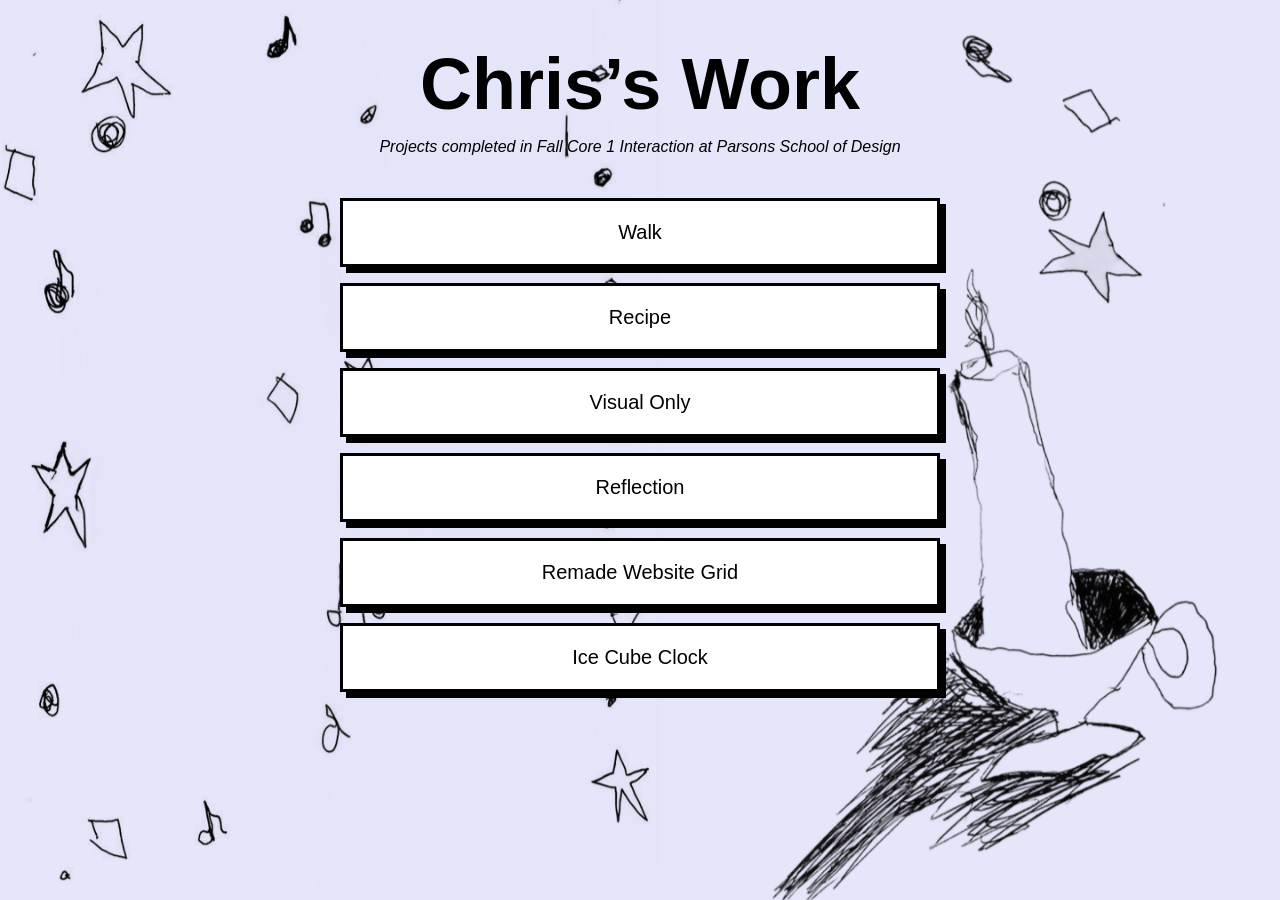
<file: index.html>
<!DOCTYPE html>
<html>
<head>
  <meta charset="utf-8">
  <meta name="viewport" content="width=device-width, initial-scale=1">
  <link rel="stylesheet" type="text/css" href="main.css">
  <link rel="icon" type="image/x-icon" href="favicon.png">
  <title>Chris's Core 1 Interaction Projects</title>
</head>
<body>
  <div class="wrapper">
    <div class="heading">
      <h1>Chris&rsquo;s Work</h1>
      <h2>Projects completed in Fall Core 1 Interaction at Parsons School of Design</h2>
    </div>
    <div class="entries">
      <div class="entry">
        <a href="projects/walk/index.html">Walk</a>
      </div>
      <div class="entry">
        <a href="projects/recipe/index.html">Recipe</a>
      </div>
      <div class="entry">
        <a href="projects/visual/index.html">Visual Only</a>
        </div>
      <div class="entry">
        <a href="projects/reflection/index.html">Reflection</a>
      </div>
      <div class="entry">
        <a href="projects/grid/index.html">Remade Website Grid</a>
      </div>
       <div class="entry">
        <a href="projects/clock/index.html">Ice Cube Clock</a>
      </div>
    </div>
  </div>
</body>
</html>
</file>
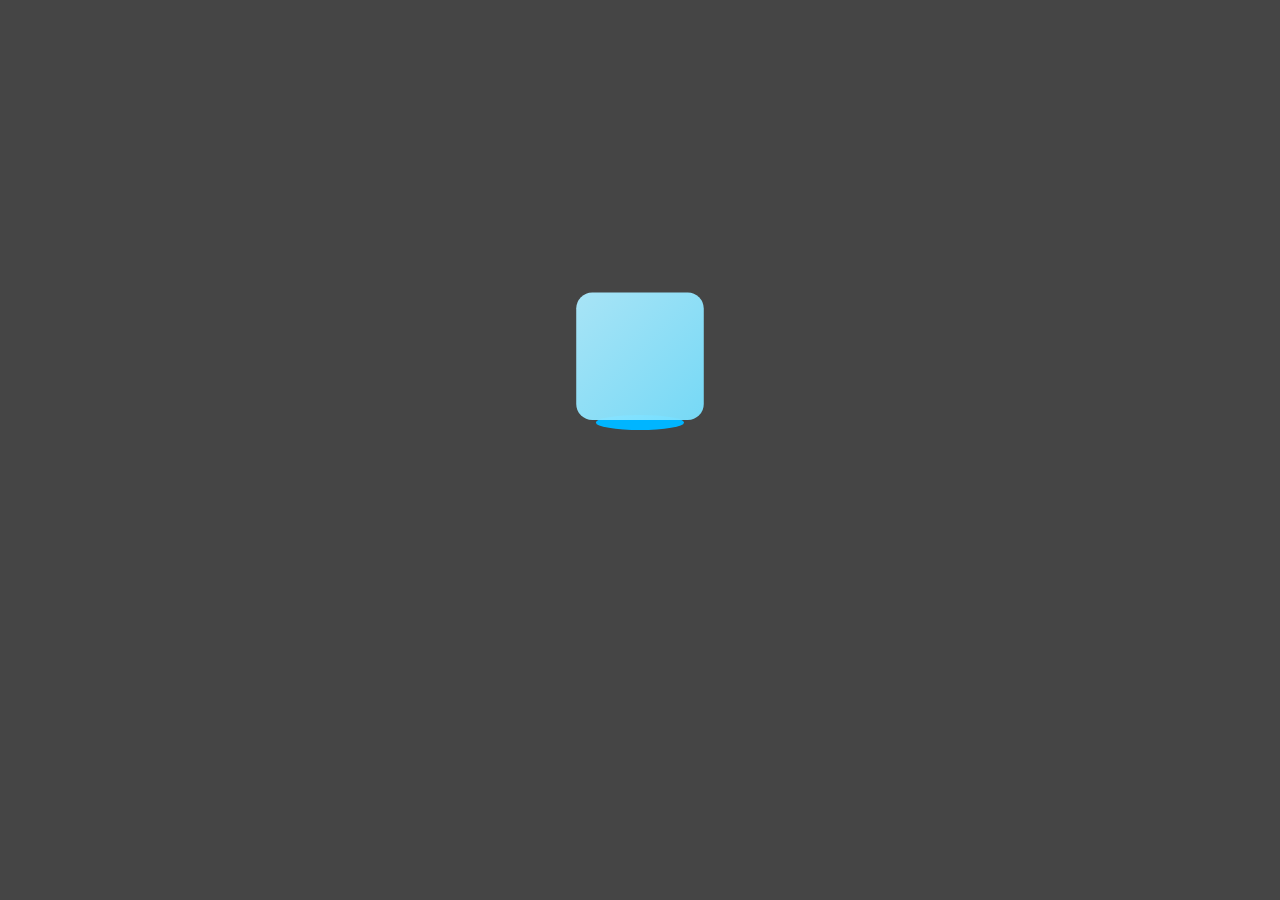
<file: projects/clock/index.html>
<!DOCTYPE html>
<html>
<head>
  <meta charset="utf-8">
  <meta name="viewport" content="width=device-width, initial-scale=1">
  <link rel="stylesheet" type="text/css" href="main.css">
  <title>Ice Cube Clock</title>
</head>
<body>
  <div class="wrapper">
    <div class="puddle"></div>
    <div class="mover">
    </div>
  </div>
  <script src="main.js" type="text/javascript"></script>
</body>
</html>
</file>
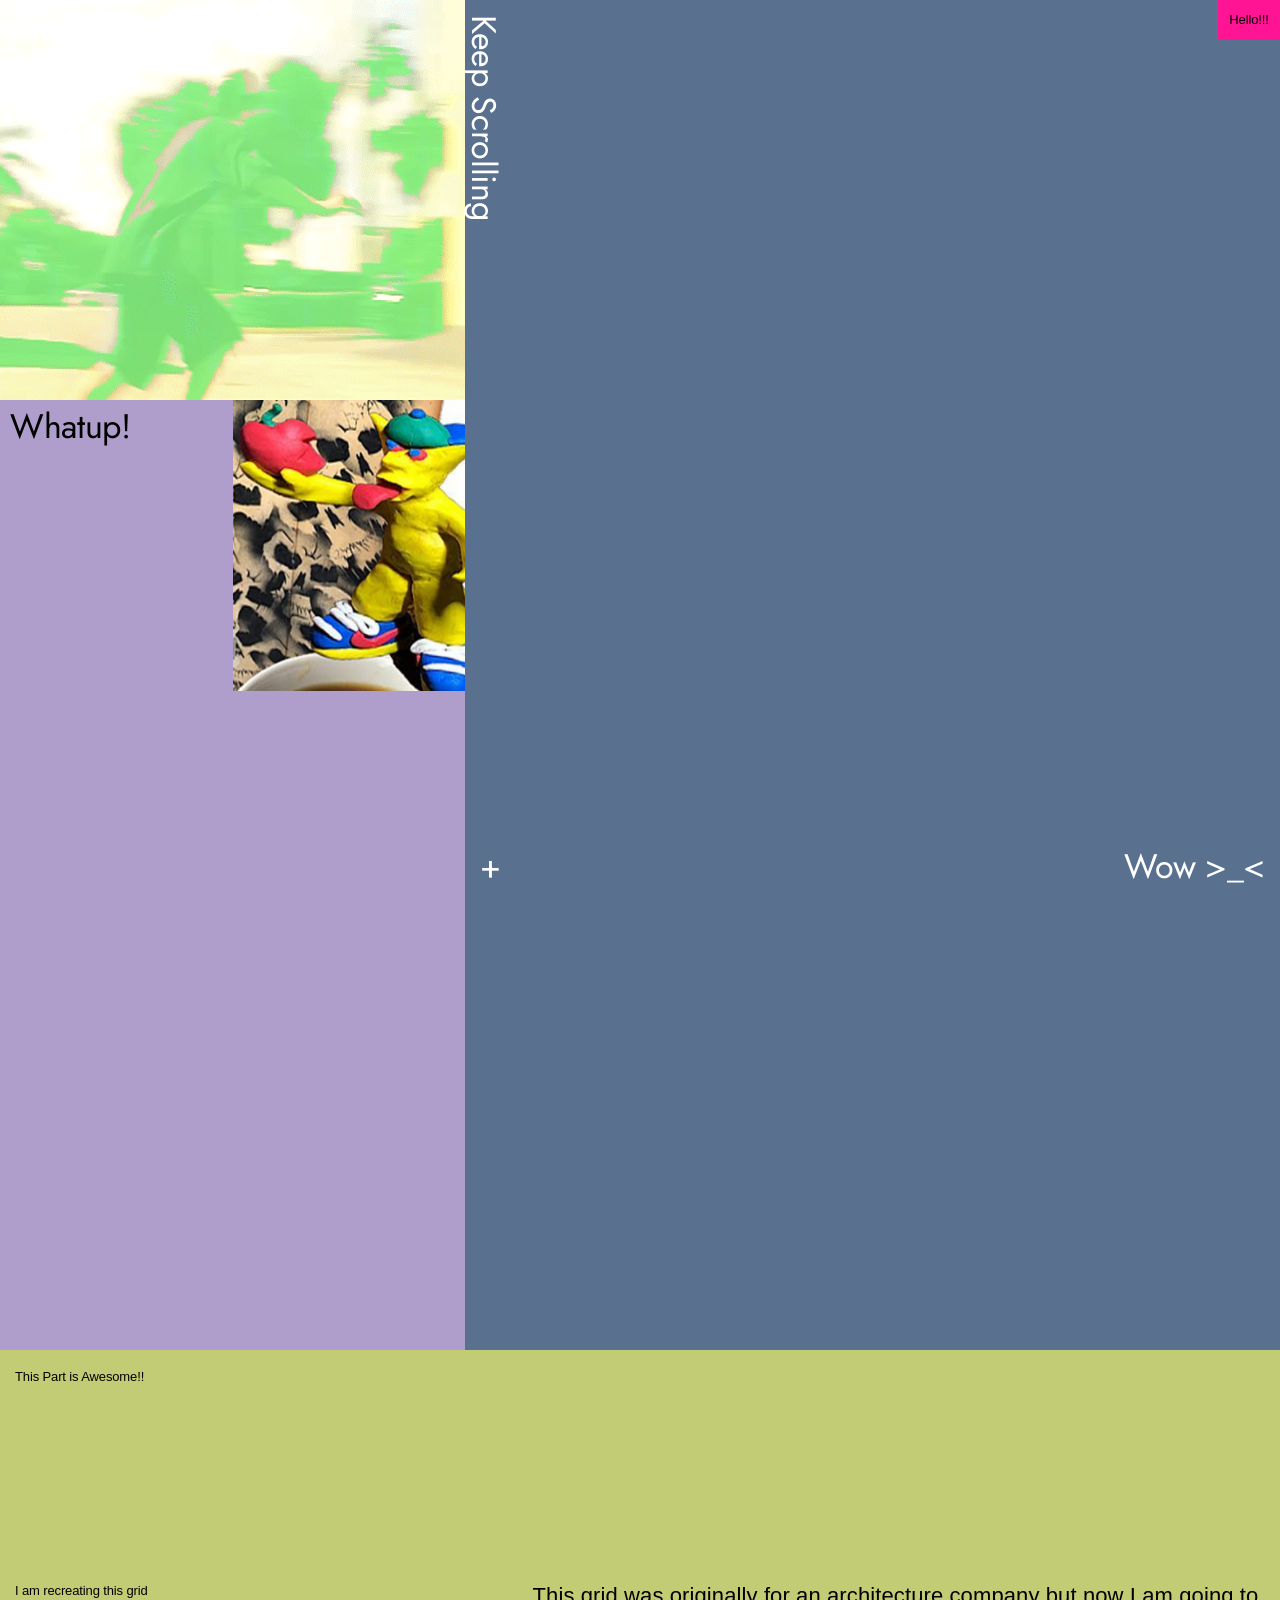
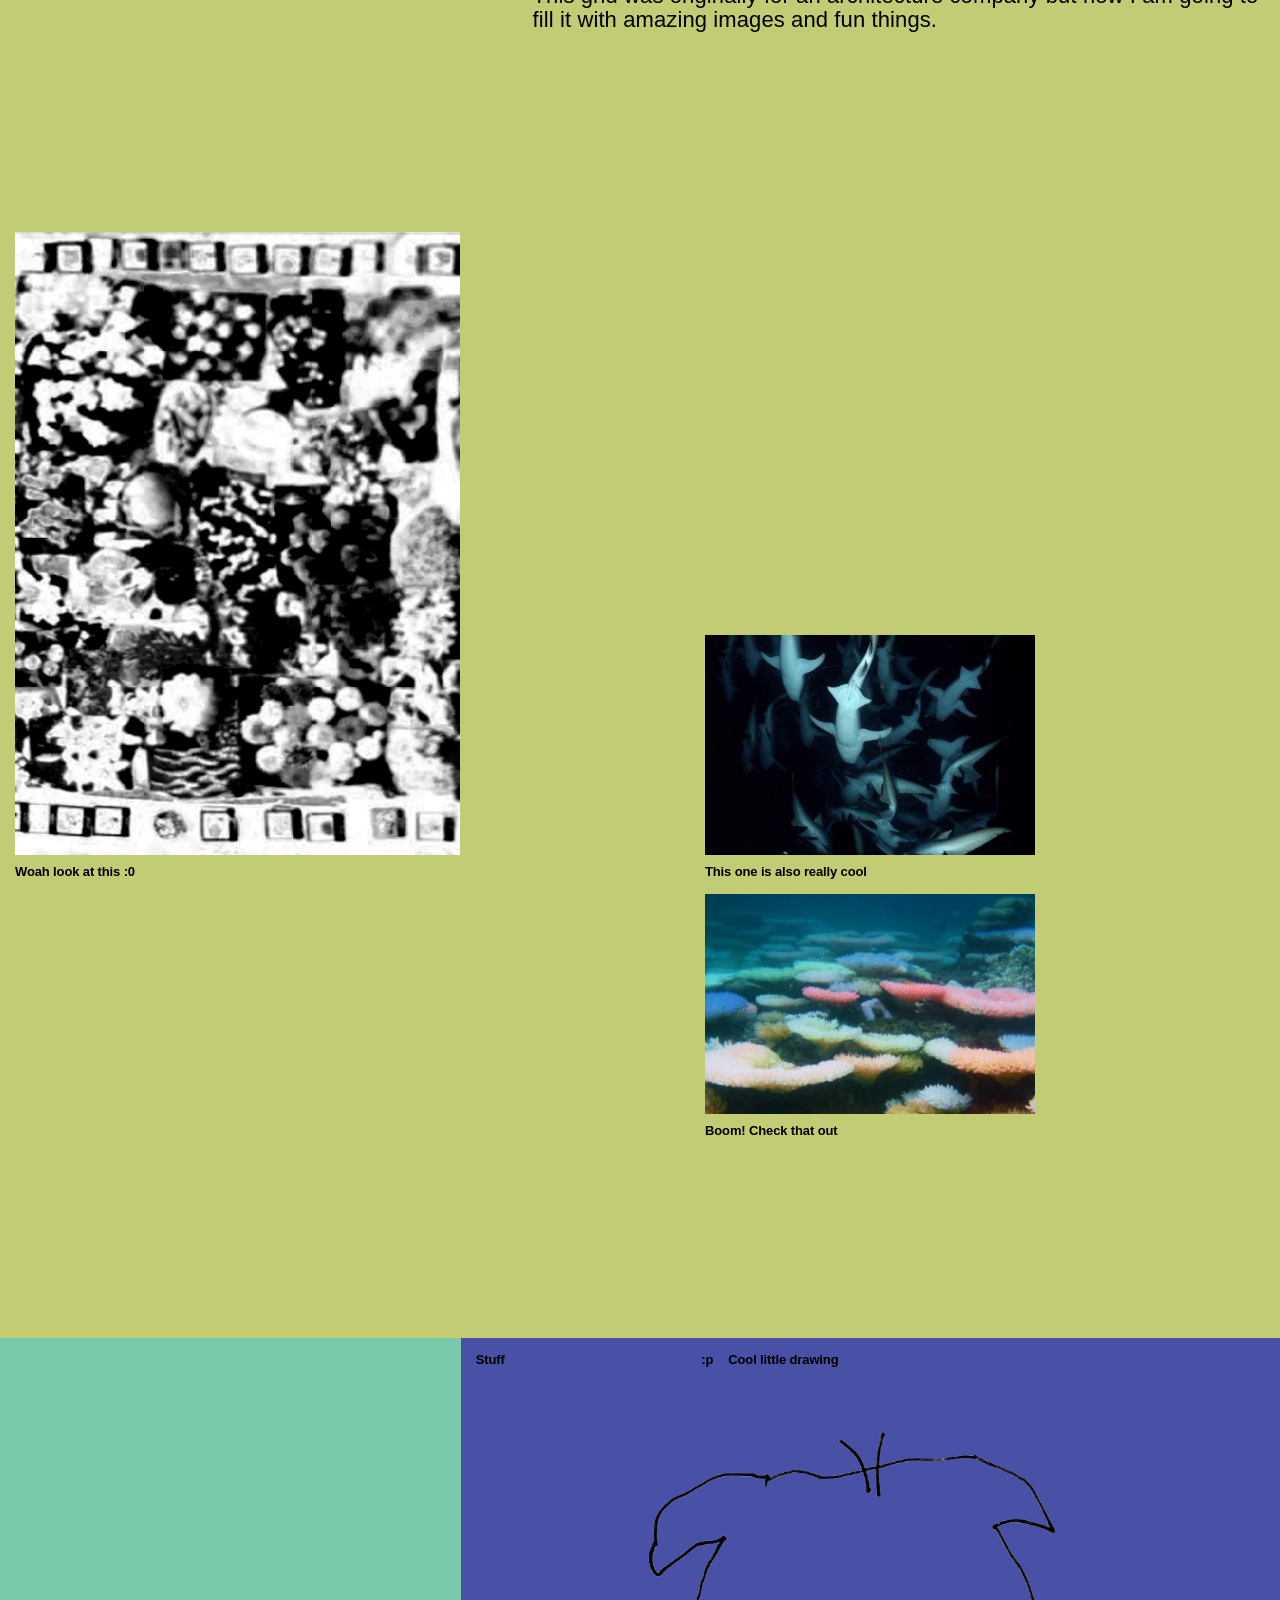
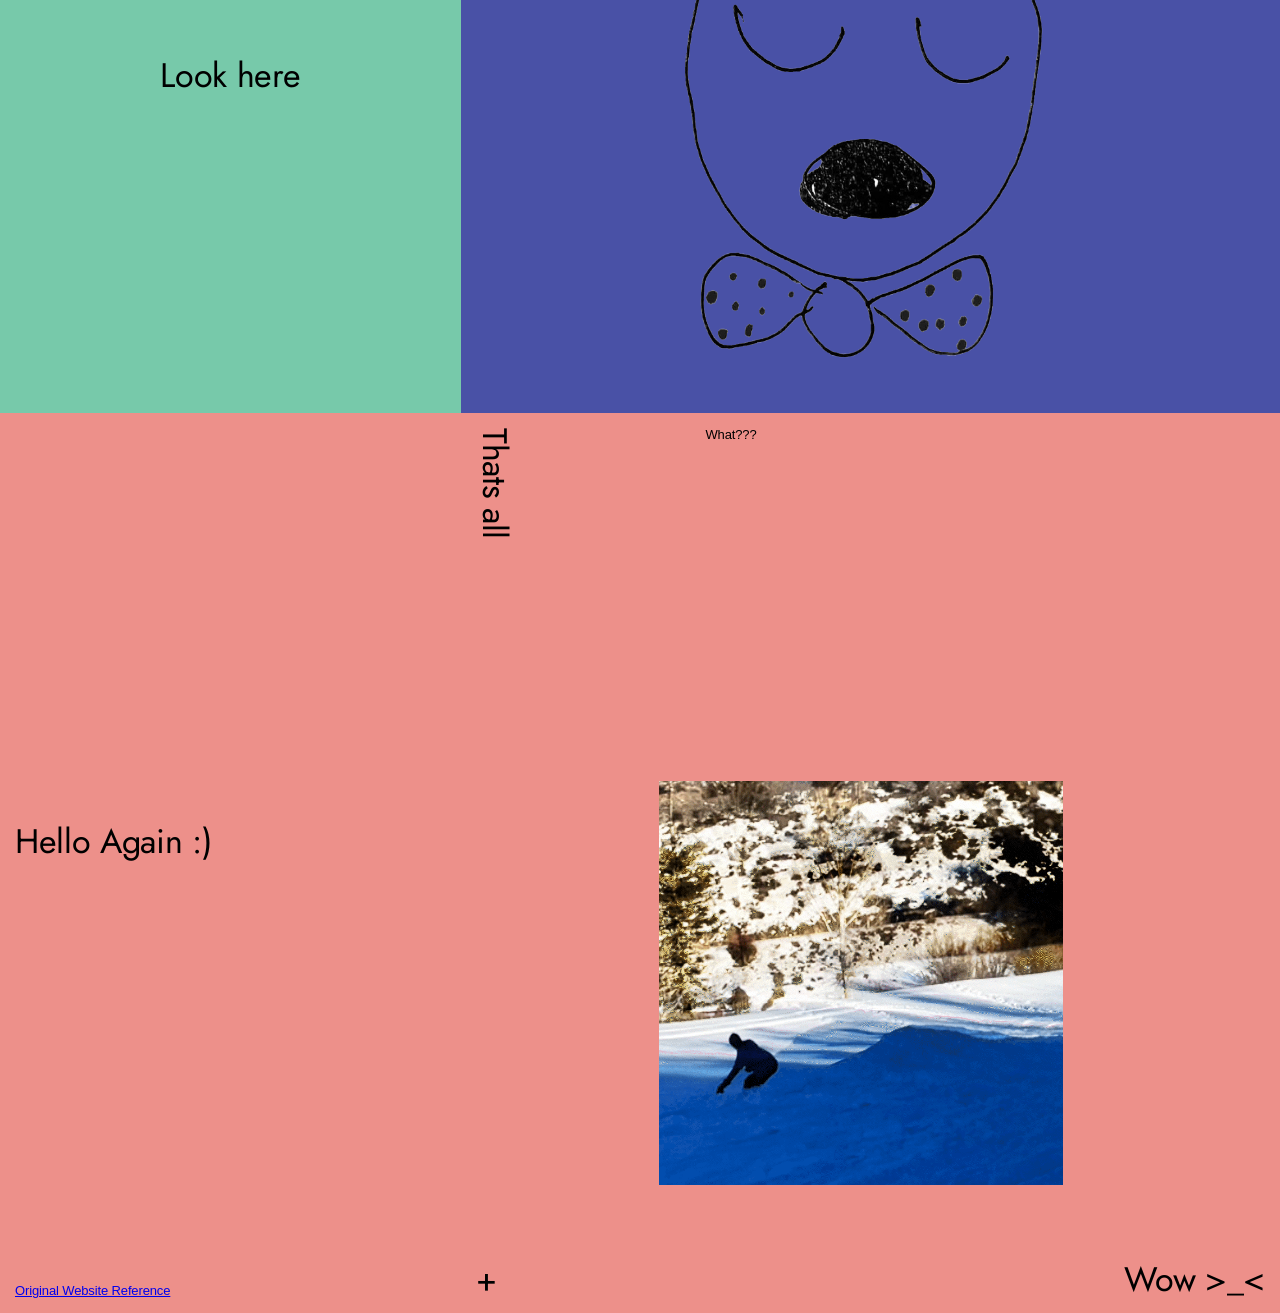
<file: projects/grid/index.html>
<!DOCTYPE html>
<html lang="en">
<head>
<meta charset="UTF-8">
<meta name="viewport" content="width=device-width, initial-scale=1">
<title>Grid Recreation</title>
<link rel="preconnect" href="https://fonts.googleapis.com">
<link rel="preconnect" href="https://fonts.gstatic.com" crossorigin>
<link href="https://fonts.googleapis.com/css2?family=Jost:wght@400&display=swap" rel="stylesheet">
<link rel="stylesheet" href="main.css">
</head>
<body>

<div class="menu">Hello!!!</div>

<section class="top">
  <div class="salt-wrap"><span class="big salt">Whatup!</span></div>
  <span class="big vertical">Keep Scrolling</span>
  <div class="block green"><img class="fill" src="imgs/skate.gif" alt=""></div>
  <div class="block yellow"><img class="fill" src="imgs/monster.png" alt="monster"></div>
  <div class="blue">
    <div class="labels">
      <span class="big plus">+</span>
      <span class="big interiors">Wow &gt;_&lt;</span>
    </div>
  </div>
</section>

<div class="white">

  <section class="info">
    <p>This Part is Awesome!!</p>
  </section>

  <section class="about">
    <p>I am recreating this grid</p>
    <p class="statement">This grid was originally for an architecture company but now I am going to fill it with amazing images and fun things.</p>
  </section>

  <section class="feature">
    <figure class="tall-card">
      <div class="block photo tall"><img class="fill" src="imgs/flowers.png" alt=""></div>
      <figcaption>Woah look at this :0</figcaption>
    </figure>
    <figure class="card card-1">
      <div class="block photo"><img class="fill" src="imgs/sharks.png" alt=""></div>
      <figcaption>This one is also really cool</figcaption>
    </figure>
    <figure class="card card-2">
      <div class="block photo"><img class="fill" src="imgs/corals.png" alt=""></div>
      <figcaption>Boom! Check that out</figcaption>
    </figure>
  </section>

</div>

<section class="projects">
  <div class="cta">
    <span class="big">Look here</span>
  </div>

  <div class="viewer">
    <p class="label">Stuff</p>
    <ol class="list">
      <li class="on"><span>:p</span>Cool little drawing</li>
    </ol>
    <img class="dog" src="imgs/dog.png" alt="">
  </div>
</section>

<section class="contact">
  <div class="contact-text">
    <p>What???</p>
  </div>
  <span class="big hello">Hello Again :)</span>
  <span class="big thatsall">Thats all</span>
  <span class="big c-plus">+</span>
  <span class="big wow">Wow &gt;_&lt;</span>
  <div class="block square"><img class="fill" src="imgs/snowboard.gif" alt=""></div>
  <nav class="links">
    <a class="btn" href="https://www.saltarchitecture.nz/" target="_blank" rel="noopener">Original Website Reference</a>
  </nav>
</section>

</body>
</html>
</file>
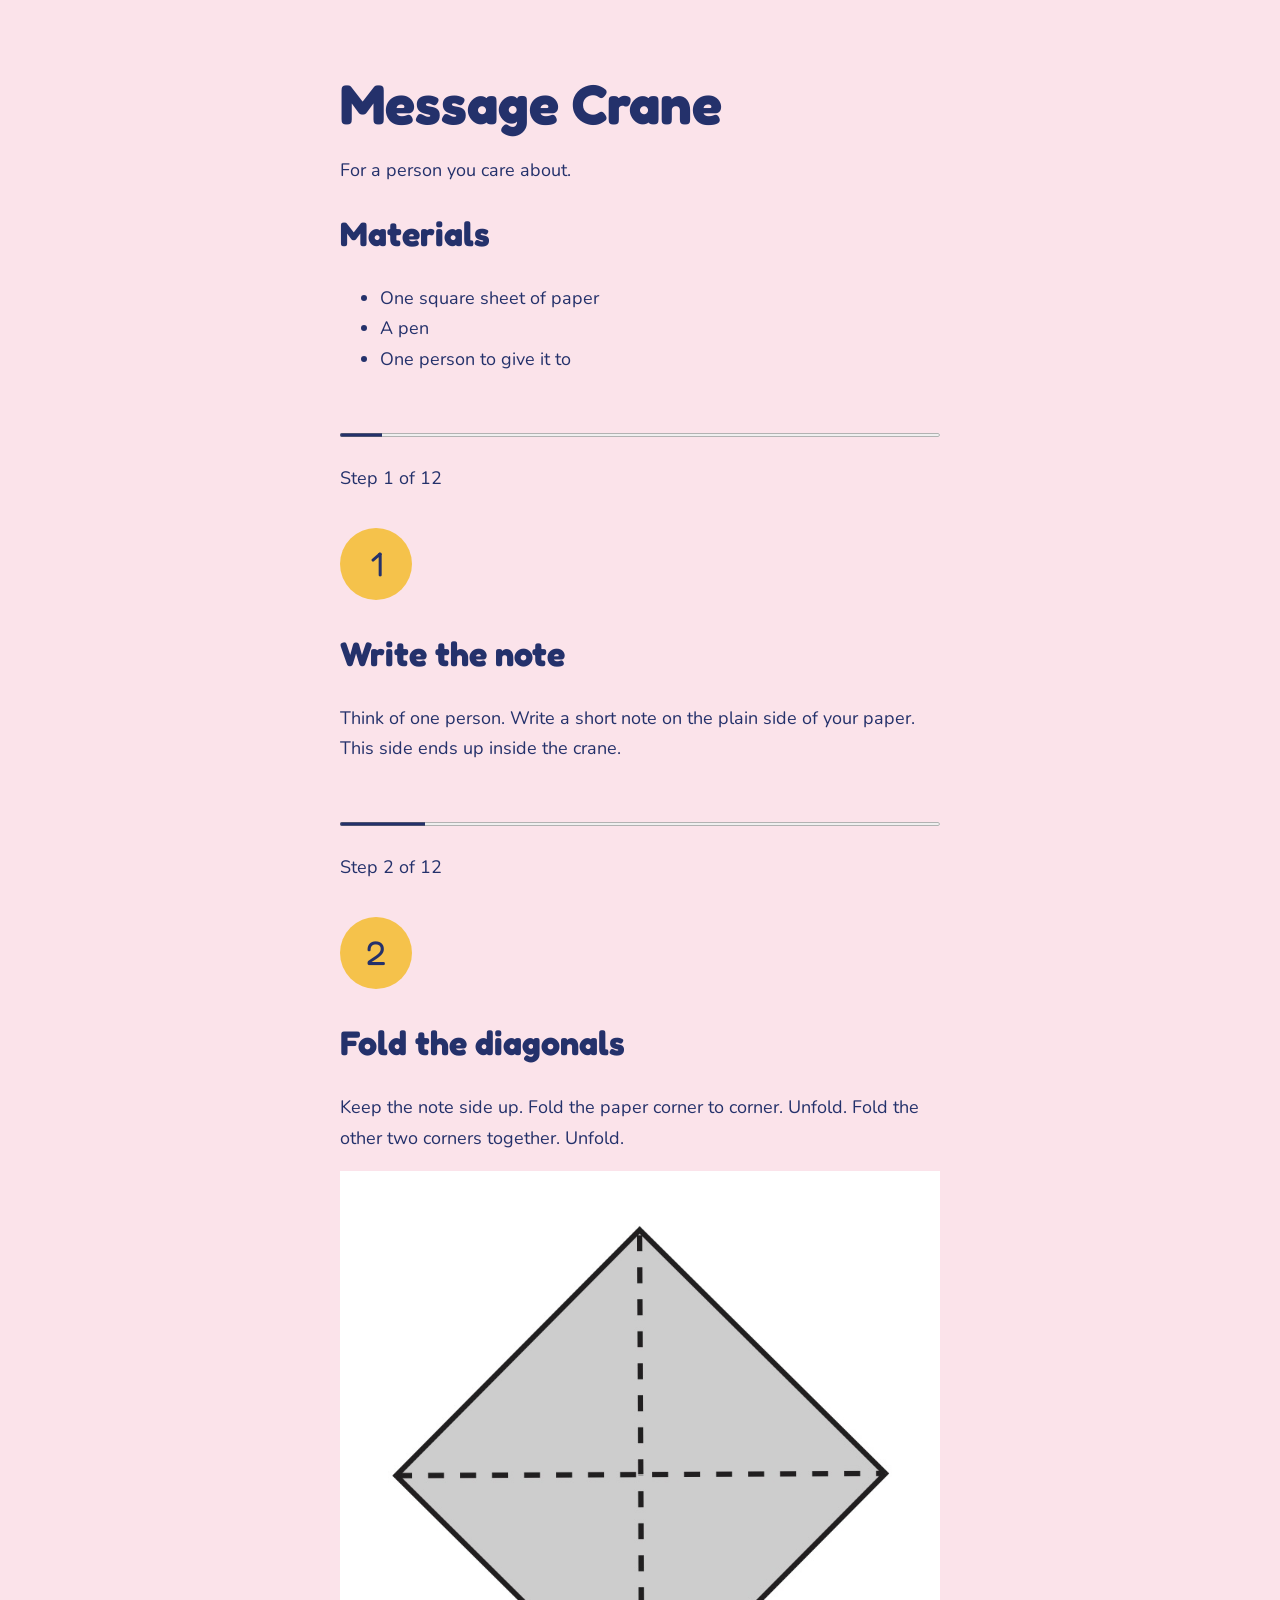
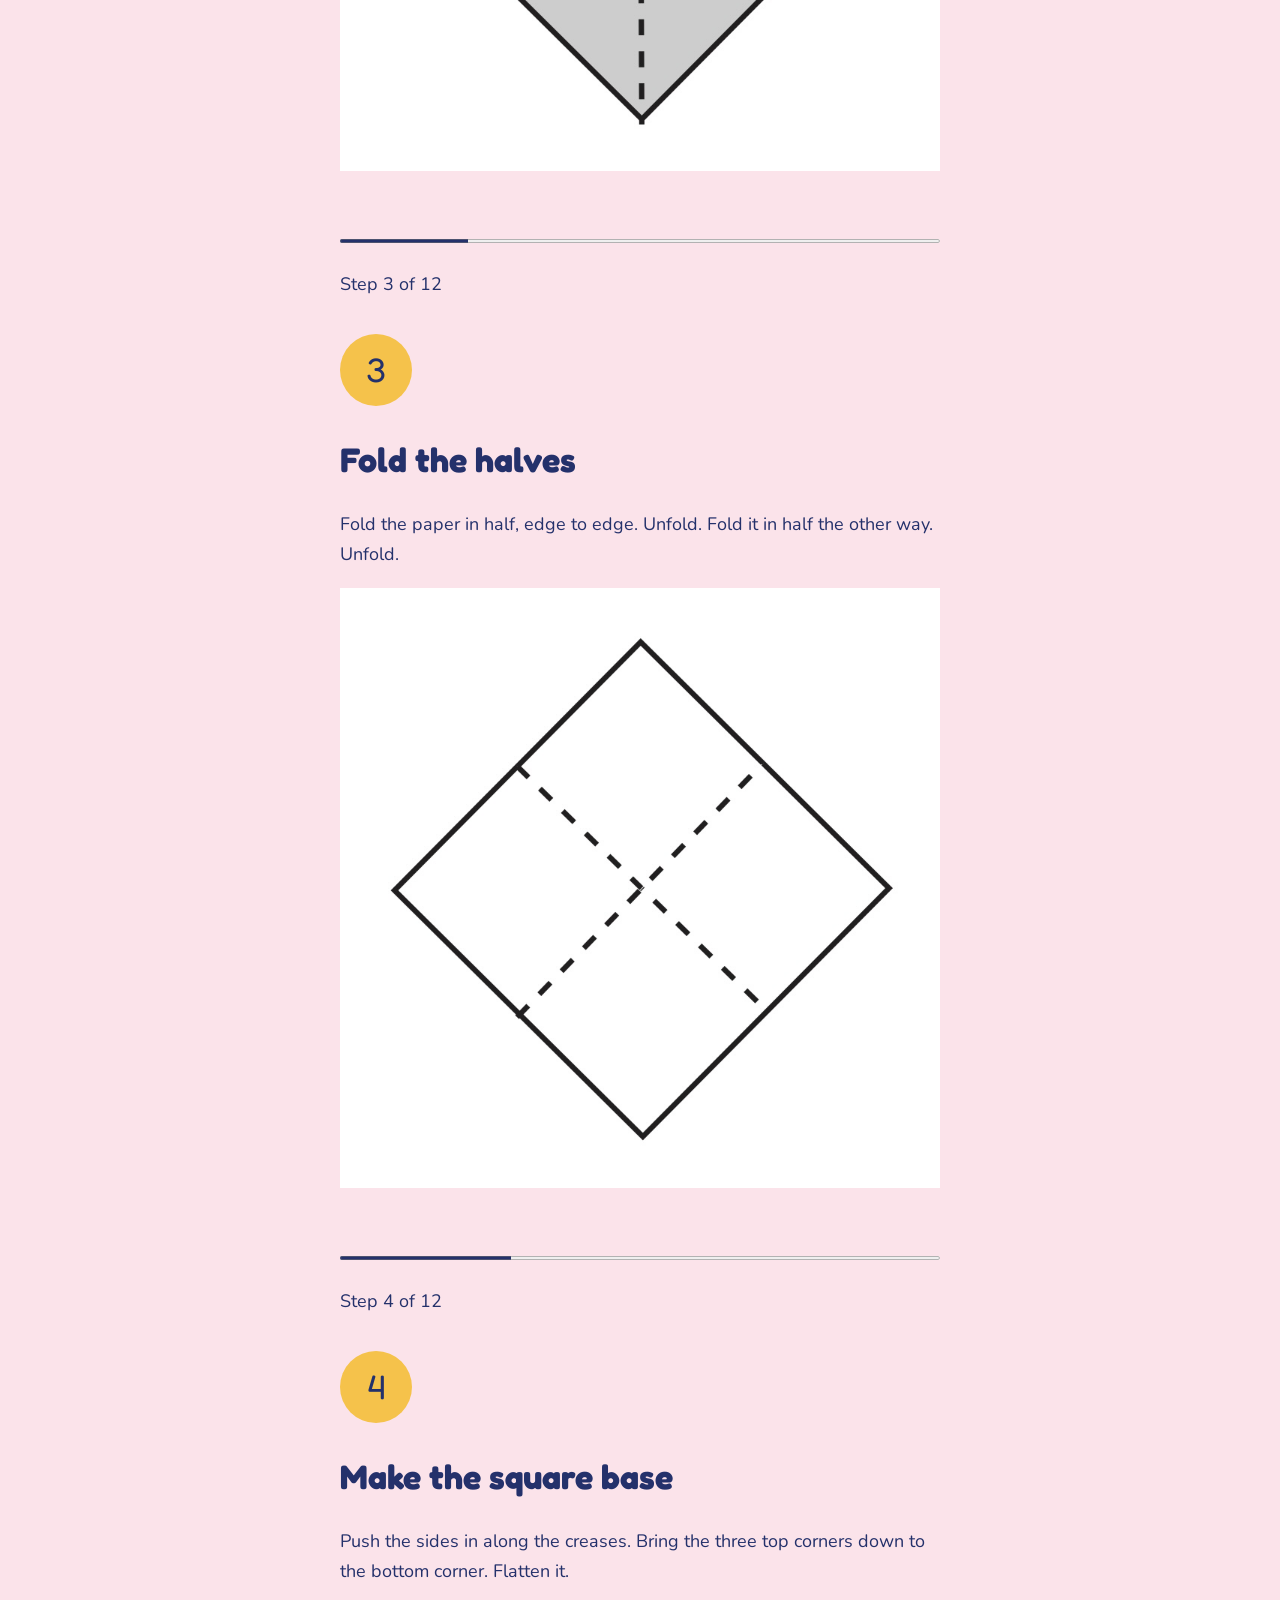
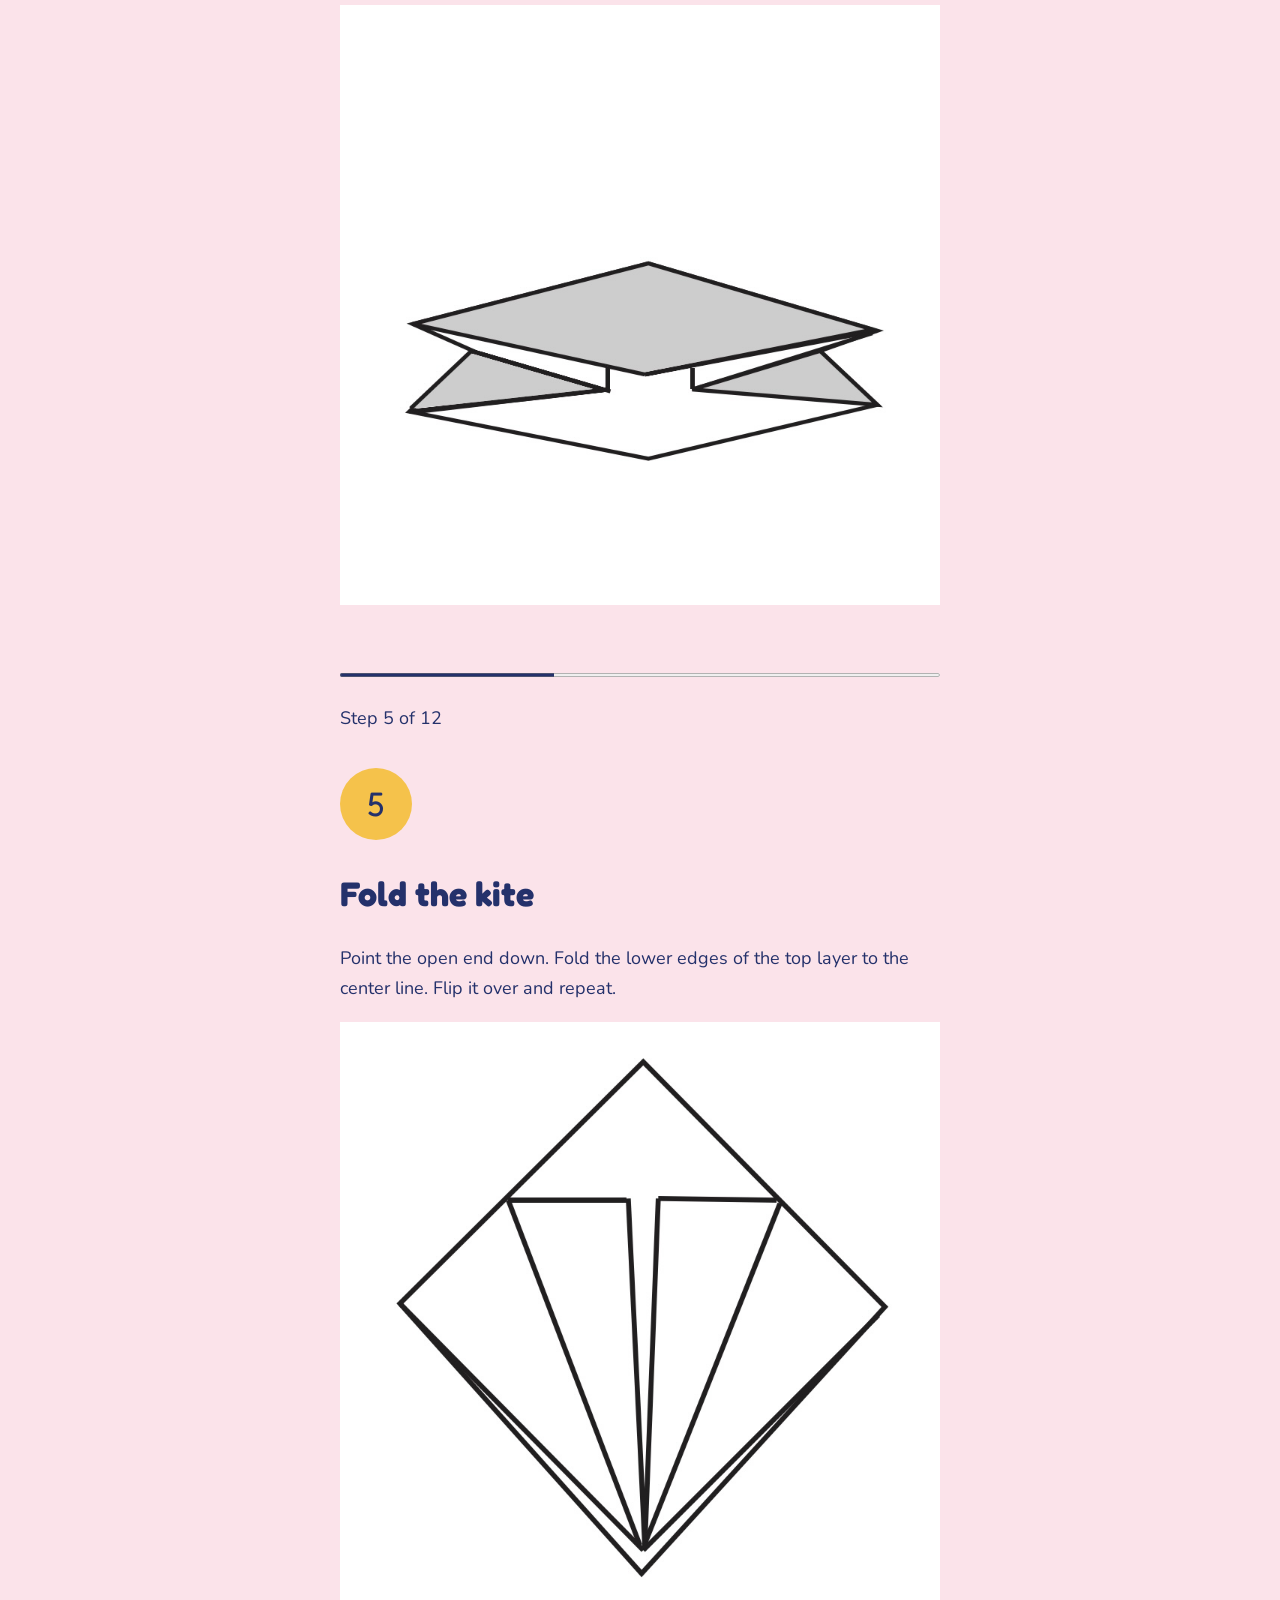
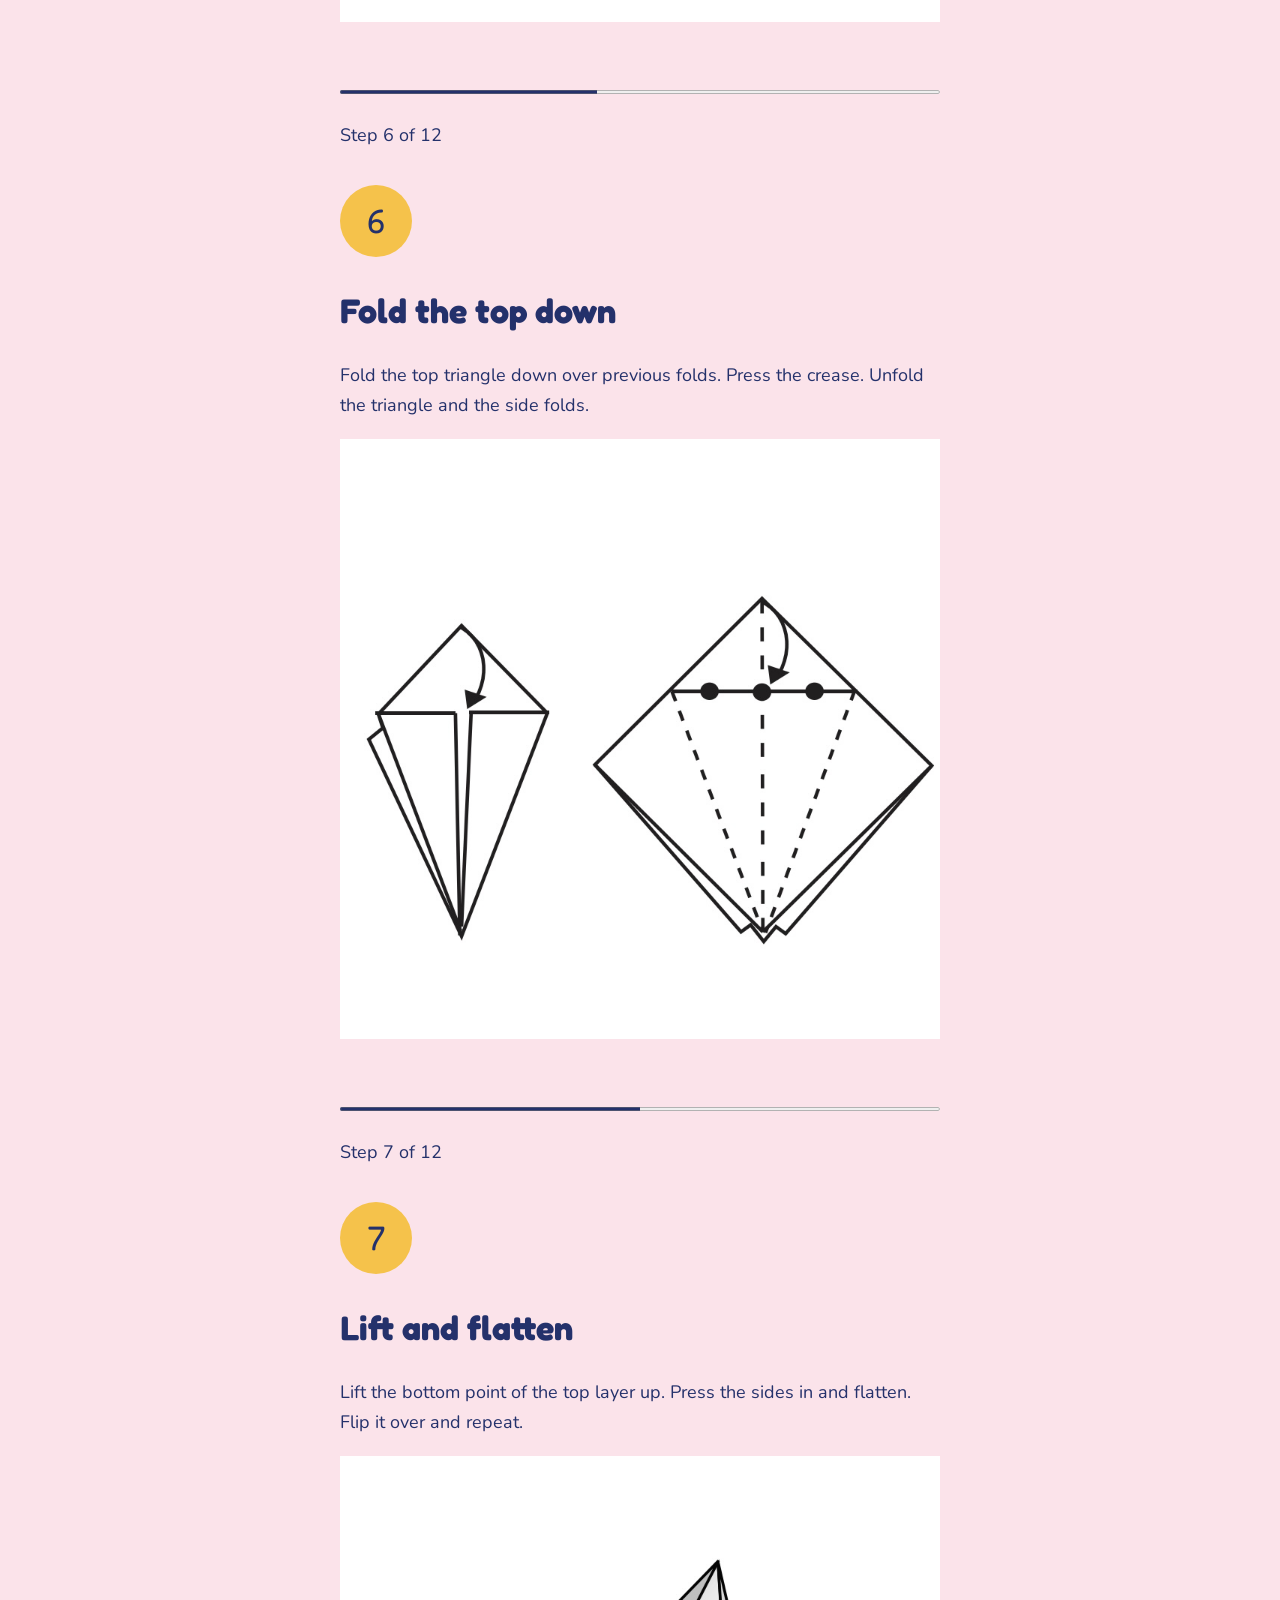
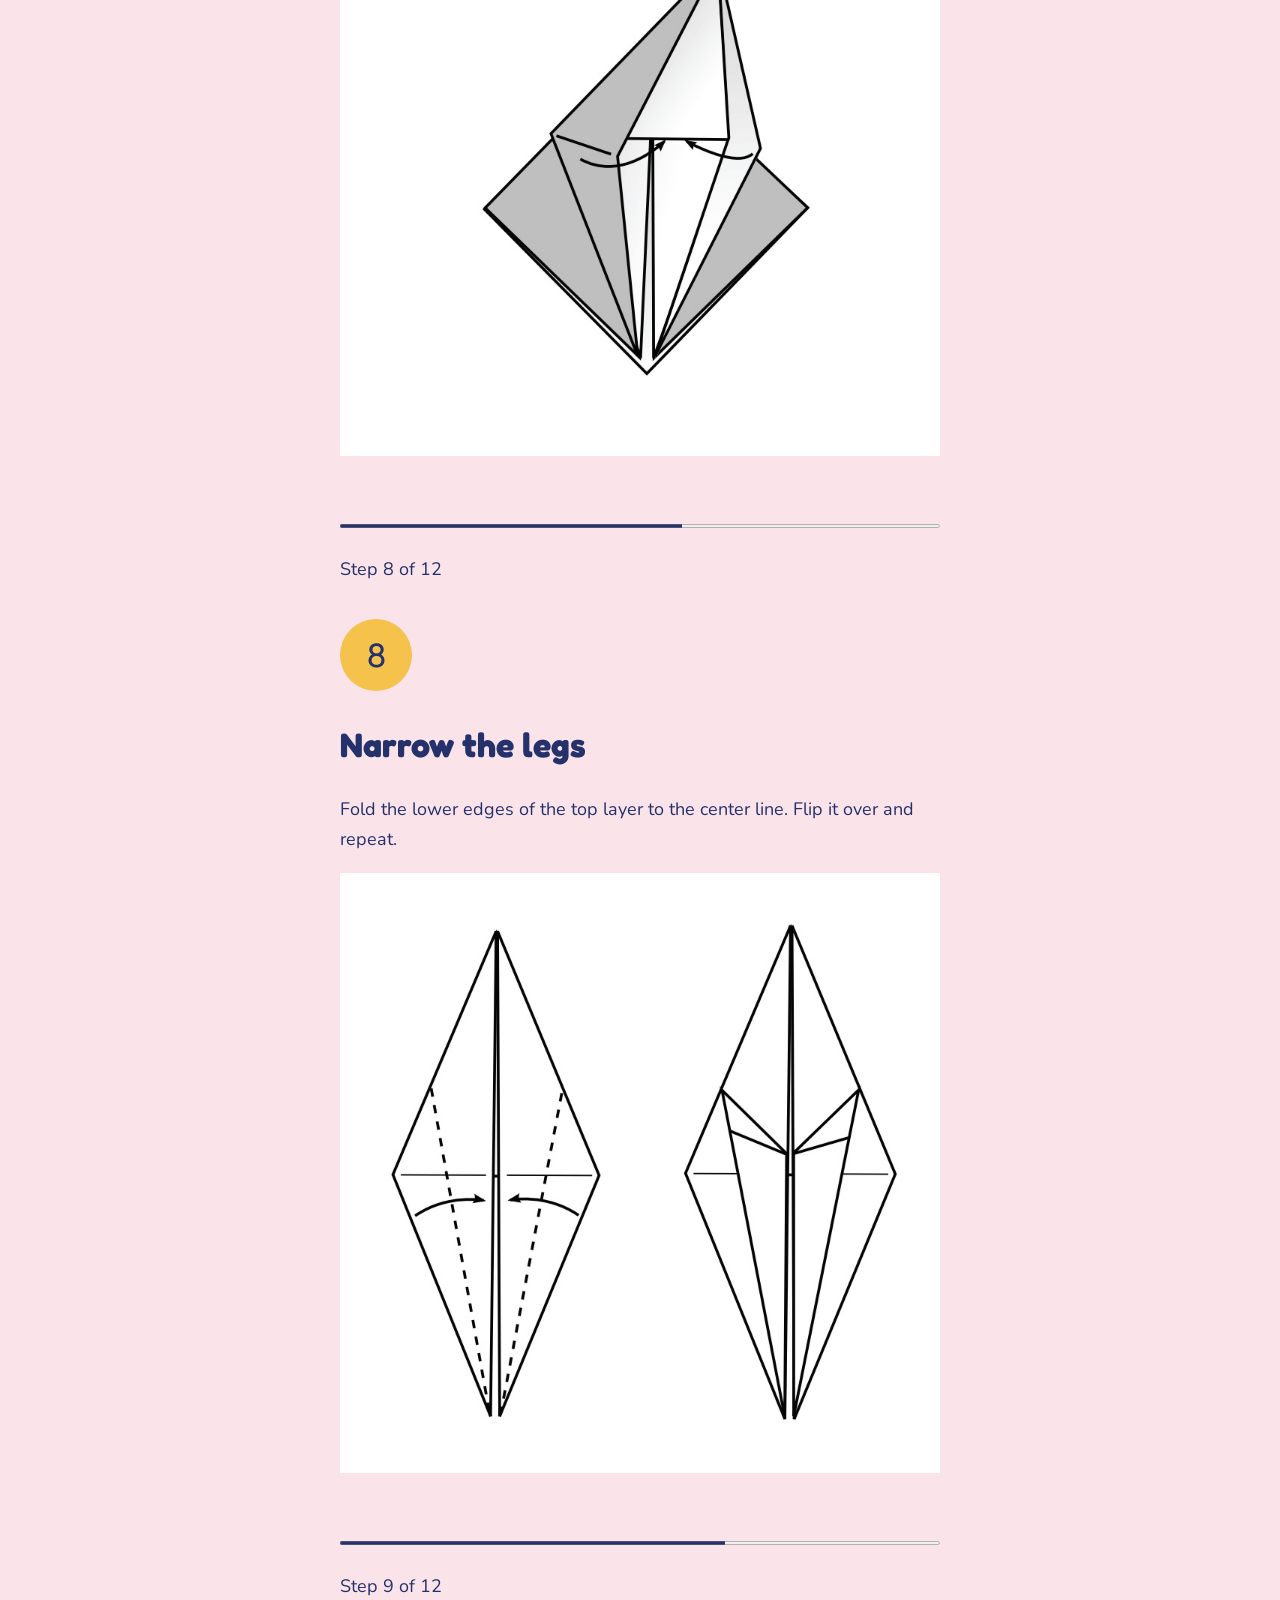
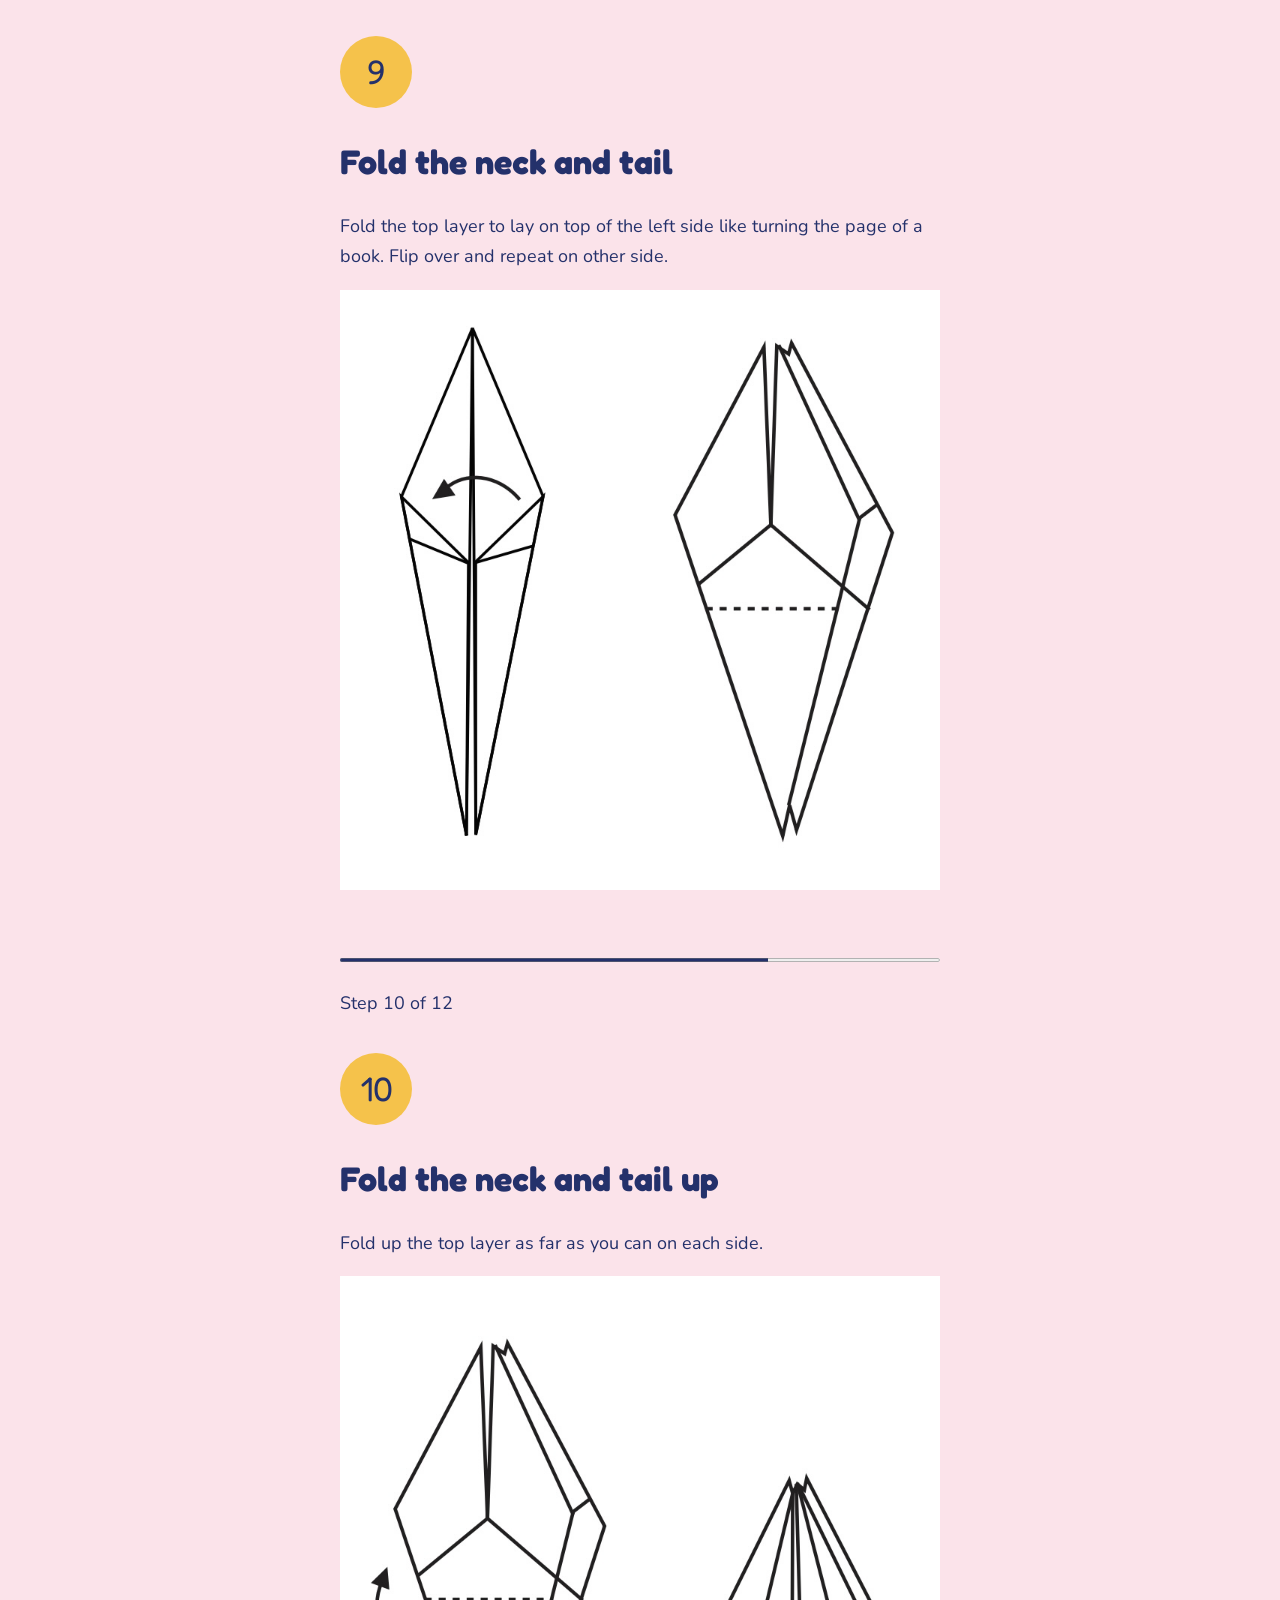
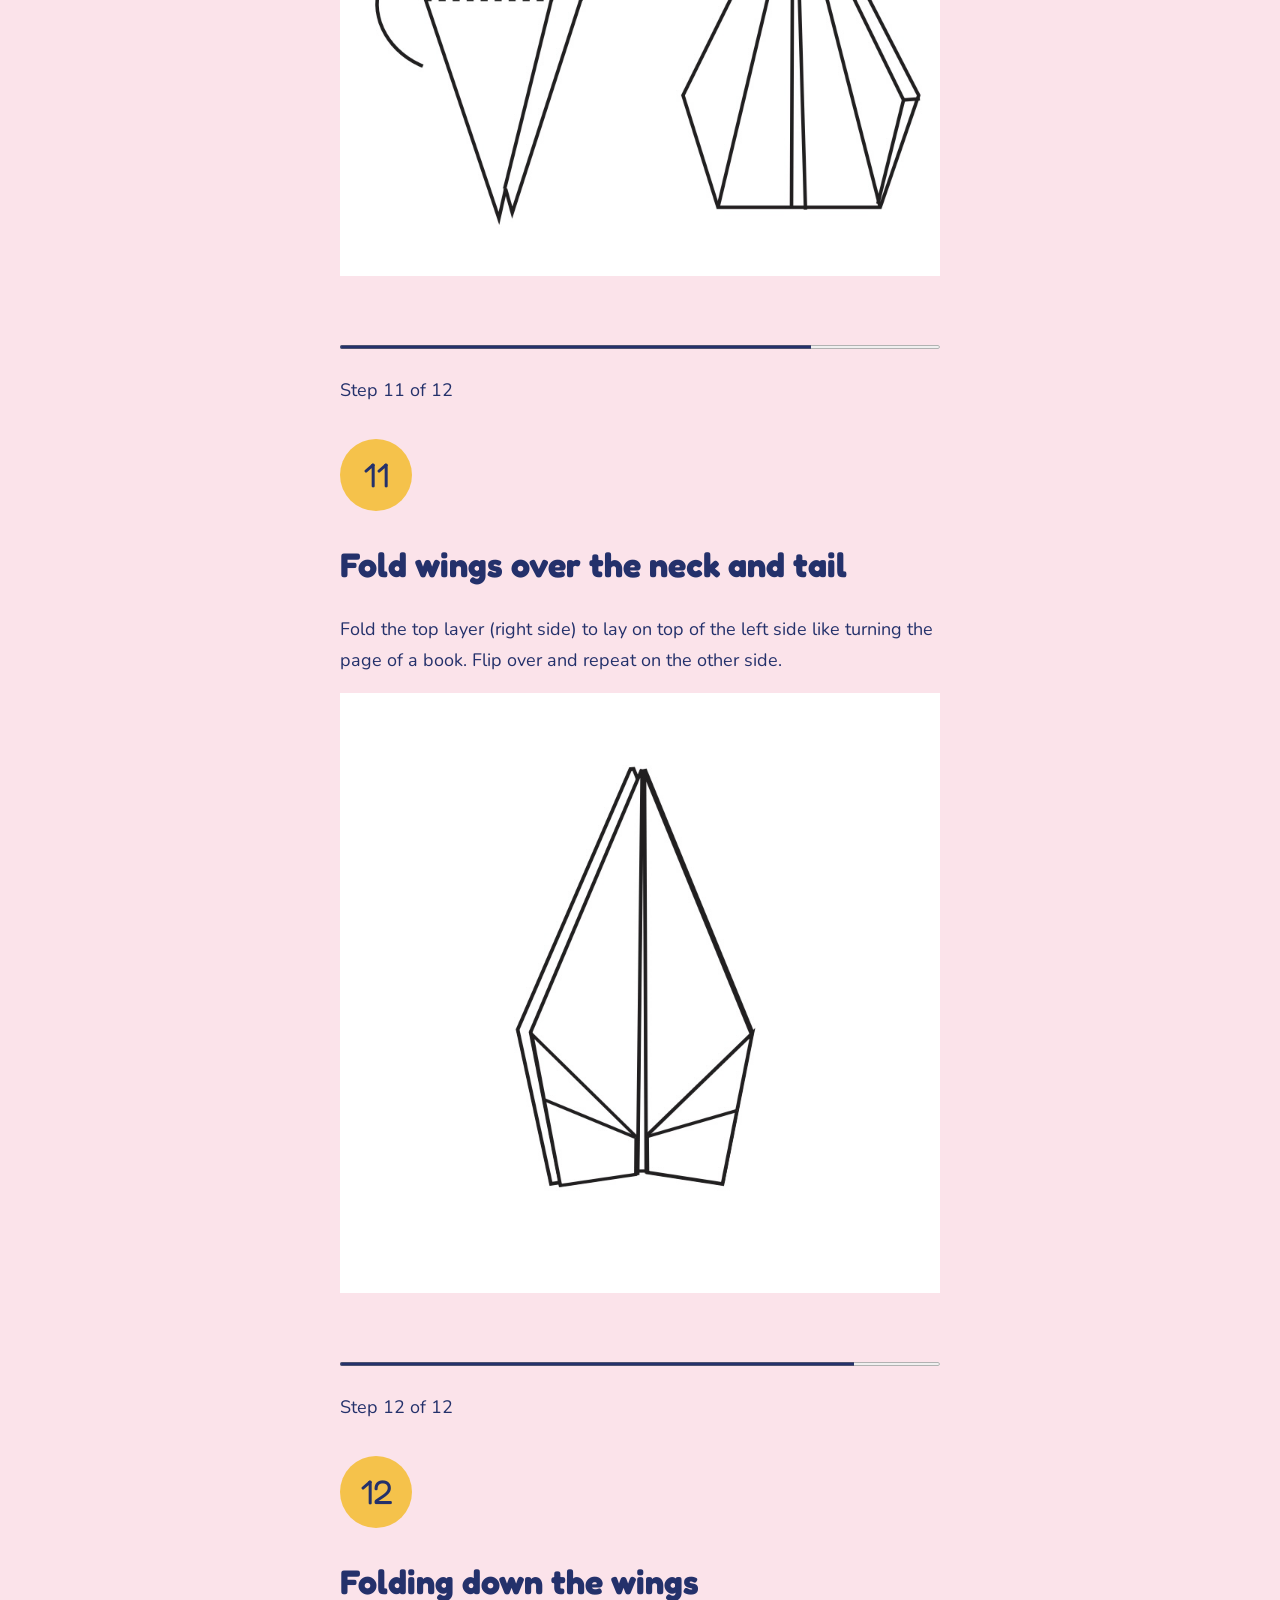
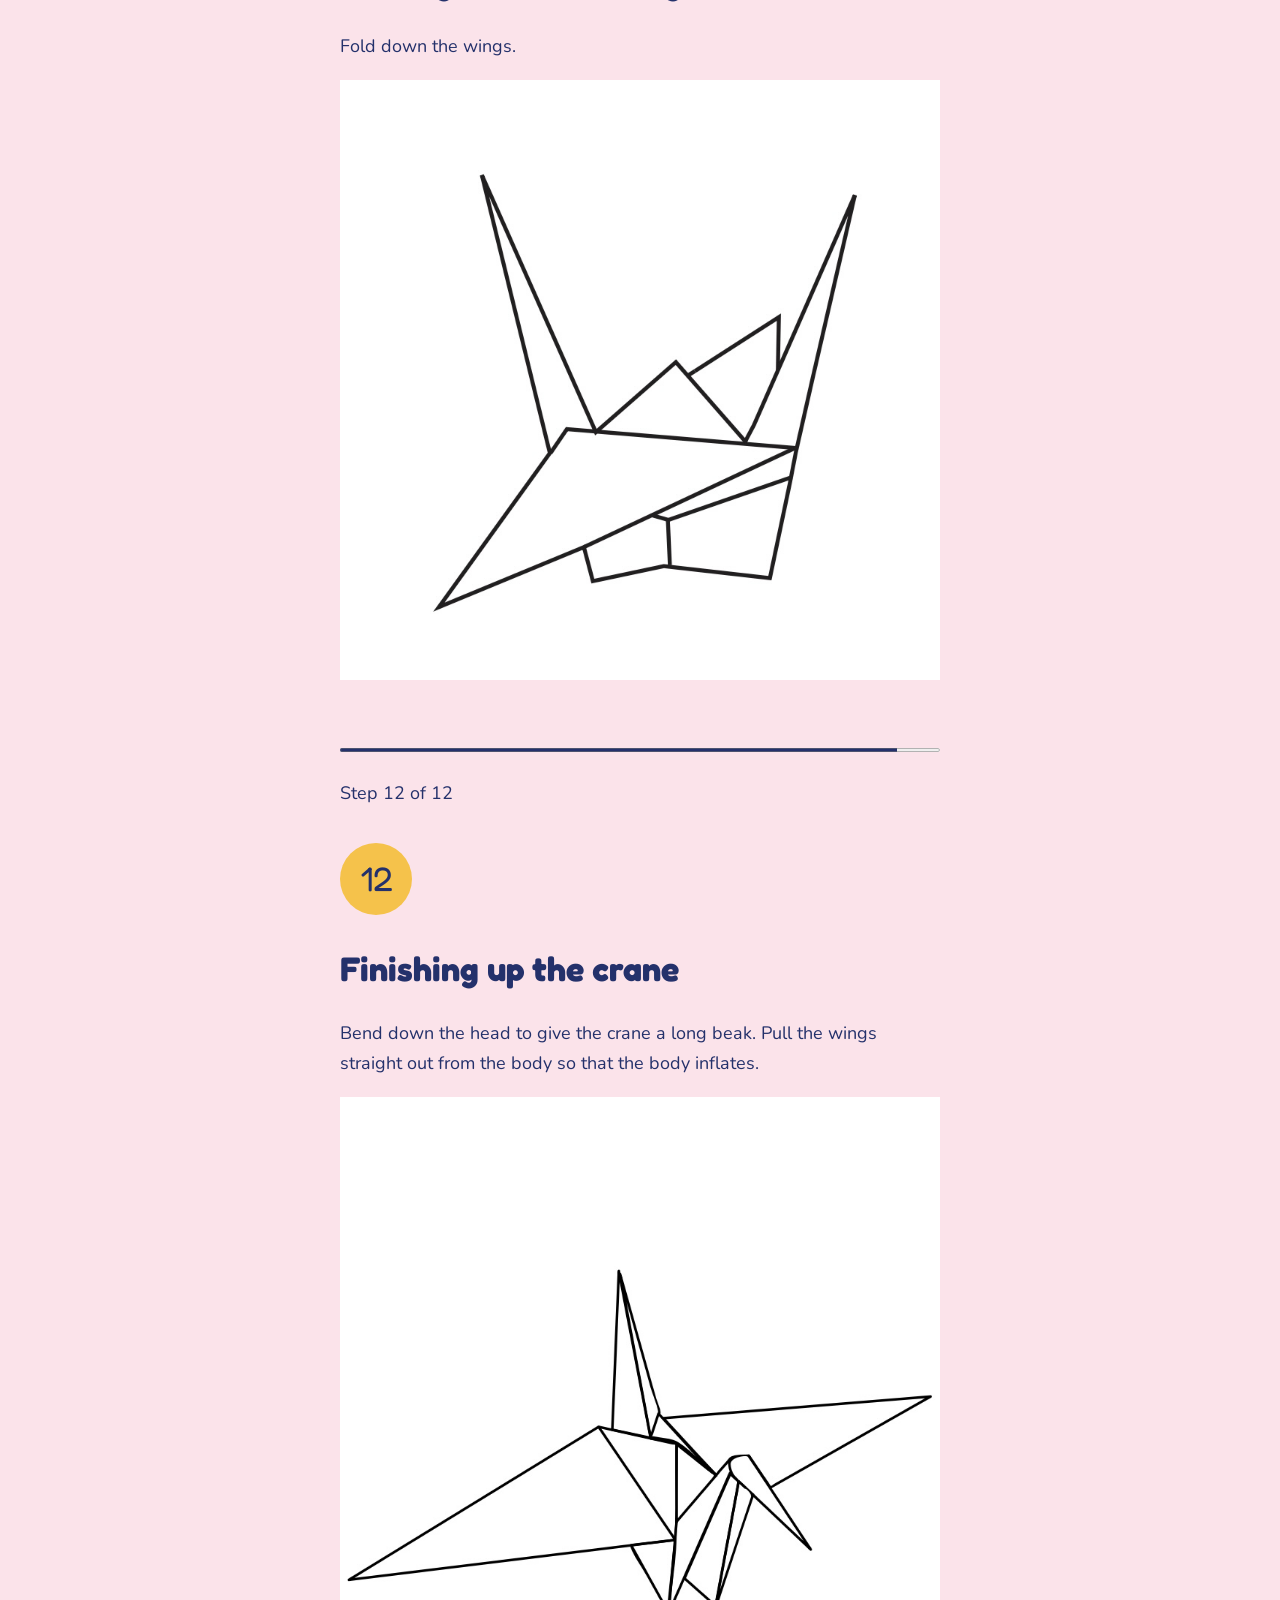
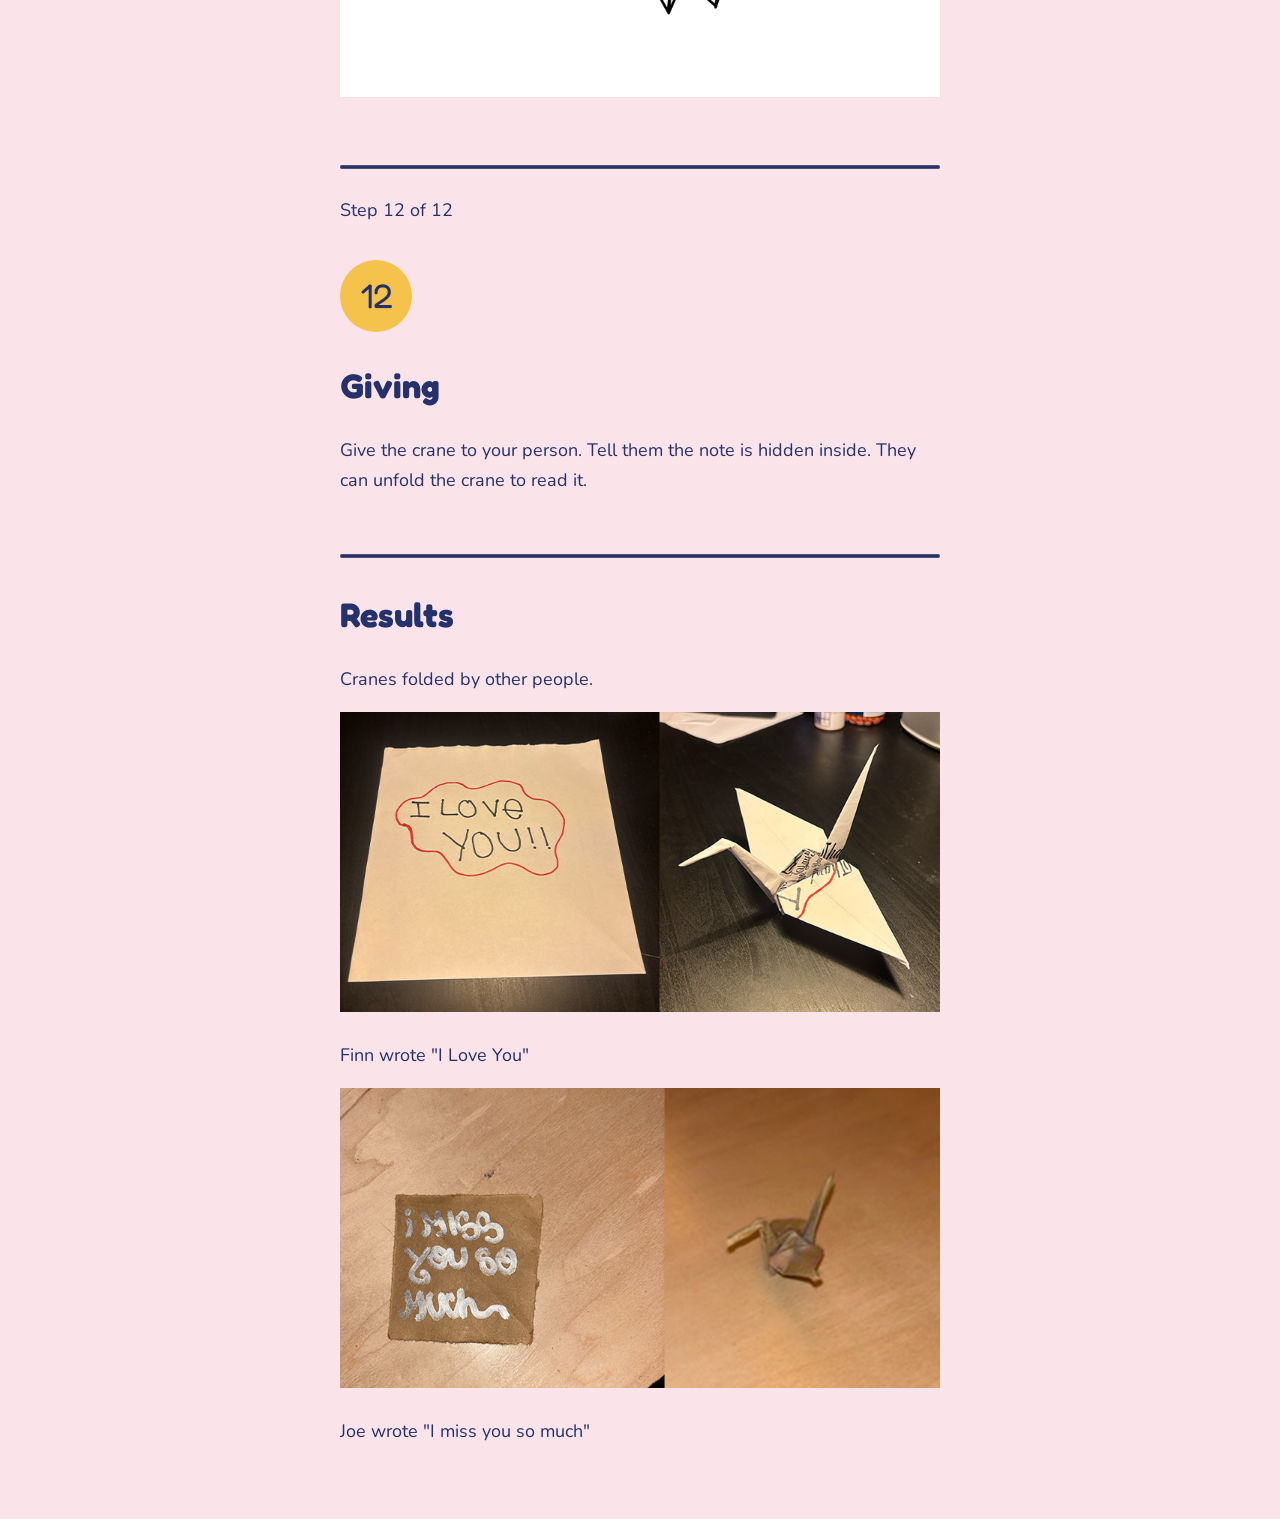
<file: projects/recipe/index.html>
<!DOCTYPE html>
<html lang="en">
<head>
  <meta charset="utf-8">
  <meta name="viewport" content="width=device-width, initial-scale=1">
  <title>Message Crane</title>
  <link rel="preconnect" href="https://fonts.googleapis.com">
  <link rel="preconnect" href="https://fonts.gstatic.com" crossorigin>
  <link href="https://fonts.googleapis.com/css2?family=Fredoka:wght@500;600&family=Nunito:wght@400;700&display=swap" rel="stylesheet">
  <link rel="stylesheet" href="style.css">
</head>
<body>

  <h1>Message Crane</h1>
  <p>For a person you care about.</p>

  <h2>Materials</h2>
  <ul>
    <li>One square sheet of paper</li>
    <li>A pen</li>
    <li>One person to give it to</li>
  </ul>


  <section id="step1">
    <progress value="1" max="14"></progress>
    <p>Step 1 of 12</p>
    <p class="num">1</p>
    <h2>Write the note</h2>
    <p>Think of one person. Write a short note on the plain side of your paper. This side ends up inside the crane.</p>
  </section>

  <section id="step2">
    <progress value="2" max="14"></progress>
    <p>Step 2 of 12</p>
    <p class="num">2</p>
    <h2>Fold the diagonals</h2>
    <p>Keep the note side up. Fold the paper corner to corner. Unfold. Fold the other two corners together. Unfold.</p>
    <img src="imgs/step2.jpg" alt="Folding the diagonals">
  </section>


  <section id="step3">
    <progress value="3" max="14"></progress>
    <p>Step 3 of 12</p>
    <p class="num">3</p>
    <h2>Fold the halves</h2>
    <p>Fold the paper in half, edge to edge. Unfold. Fold it in half the other way. Unfold.</p>
    <img src="imgs/step3.jpg" alt="Folding it in halves">
  </section>

  <section id="step4">
    <progress value="4" max="14"></progress>
    <p>Step 4 of 12</p>
    <p class="num">4</p>
    <h2>Make the square base</h2>
    <p>Push the sides in along the creases. Bring the three top corners down to the bottom corner. Flatten it.</p>
  <img src="imgs/step4.jpg" alt="Bringing the corners together">
  </section>

  <section id="step5">
    <progress value="5" max="14"></progress>
    <p>Step 5 of 12</p>
    <p class="num">5</p>
    <h2>Fold the kite</h2>
    <p>Point the open end down. Fold the lower edges of the top layer to the center line. Flip it over and repeat.</p>
    <img src="imgs/step5.jpg" alt="Folding two edges in">
  </section>

  <section id="step6">
    <progress value="6" max="14"></progress>
    <p>Step 6 of 12</p>
    <p class="num">6</p>
    <h2>Fold the top down</h2>
    <p>Fold the top triangle down over previous folds. Press the crease. Unfold the triangle and the side folds.</p>
    <img src="imgs/step6.jpg" alt="Folding and Unfolding">
  </section>

  <section id="step7">
    <progress value="7" max="14"></progress>
    <p>Step 7 of 12</p>
    <p class="num">7</p>
    <h2>Lift and flatten</h2>
    <p>Lift the bottom point of the top layer up. Press the sides in and flatten. Flip it over and repeat.</p>
  <img src="imgs/step7.jpg" alt="Folding in the sides">
  </section>

  <section id="step8">
    <progress value="8" max="14"></progress>
    <p>Step 8 of 12</p>
    <p class="num">8</p>
    <h2>Narrow the legs</h2>
    <p>Fold the lower edges of the top layer to the center line. Flip it over and repeat.</p>
     <img src="imgs/step8.jpg" alt="Folding lower edges">
  </section>

  <section id="step9">
    <progress value="9" max="14"></progress>
    <p>Step 9 of 12</p>
    <p class="num">9</p>
    <h2>Fold the neck and tail</h2>
    <p> Fold the top layer to lay on top of the left side like turning the page of a book. Flip over and repeat on other side.</p>
   <img src="imgs/step9.jpg" alt="Starting the neck and tail"> 
 </section>

  <section id="step10">
    <progress value="10" max="14"></progress>
    <p>Step 10 of 12</p>
    <p class="num">10</p>
    <h2>Fold the neck and tail up</h2>
    <p>Fold up the top layer as far as you can on each side.</p>
 <img src="imgs/step10.jpg" alt="Folding the neck and tail"> 
  </section>

  <section id="step11">
    <progress value="11" max="14"></progress>
    <p>Step 11 of 12</p>
    <p class="num">11</p>
    <h2>Fold wings over the neck and tail</h2>
    <p>Fold the top layer (right side) to lay on top of the left side like turning the page of a book. Flip over and repeat on the other side.</p>
     <img src="imgs/step11.jpg" alt="Folding the wings"> 
  </section>

  <section id="step12">
    <progress value="12" max="14"></progress>
    <p>Step 12 of 12</p>
    <p class="num">12</p>
    <h2>Folding down the wings</h2>
    <p>Fold down the wings.</p>
  <img src="imgs/step12.jpg" alt="Folding down the wings "> 
  </section>

  <section id="step13 ">
    <progress value="13" max="14"></progress>
    <p>Step 12 of 12</p>
    <p class="num">12</p>
    <h2>Finishing up the crane</h2>
    <p>Bend down the head to give the crane a long beak. Pull the wings straight out from the body so that the body inflates.</p>
  <img src="imgs/step13.jpg" alt="Giving the crane to you person "> 
  </section>

    <section id="step14">
    <progress value="14" max="14"></progress>
    <p>Step 12 of 12</p>
    <p class="num">12</p>
    <h2>Giving</h2>
    <p>Give the crane to your person. Tell them the note is hidden inside. They can unfold the crane to read it.</p>
  </section>
  <section id="results">
    <progress value="1" max="1"></progress>
    <h2>Results</h2>
    <p>Cranes folded by other people.</p>

    <img src="imgs/crane1.jpg" alt="Crane folded by Finn">
    <p>Finn wrote "I Love You"</p>

    <img src="imgs/crane2.jpg" alt="Crane folded by Name">
    <p>Joe wrote "I miss you so much"</p>
  </section>

</body>
</html>
</file>
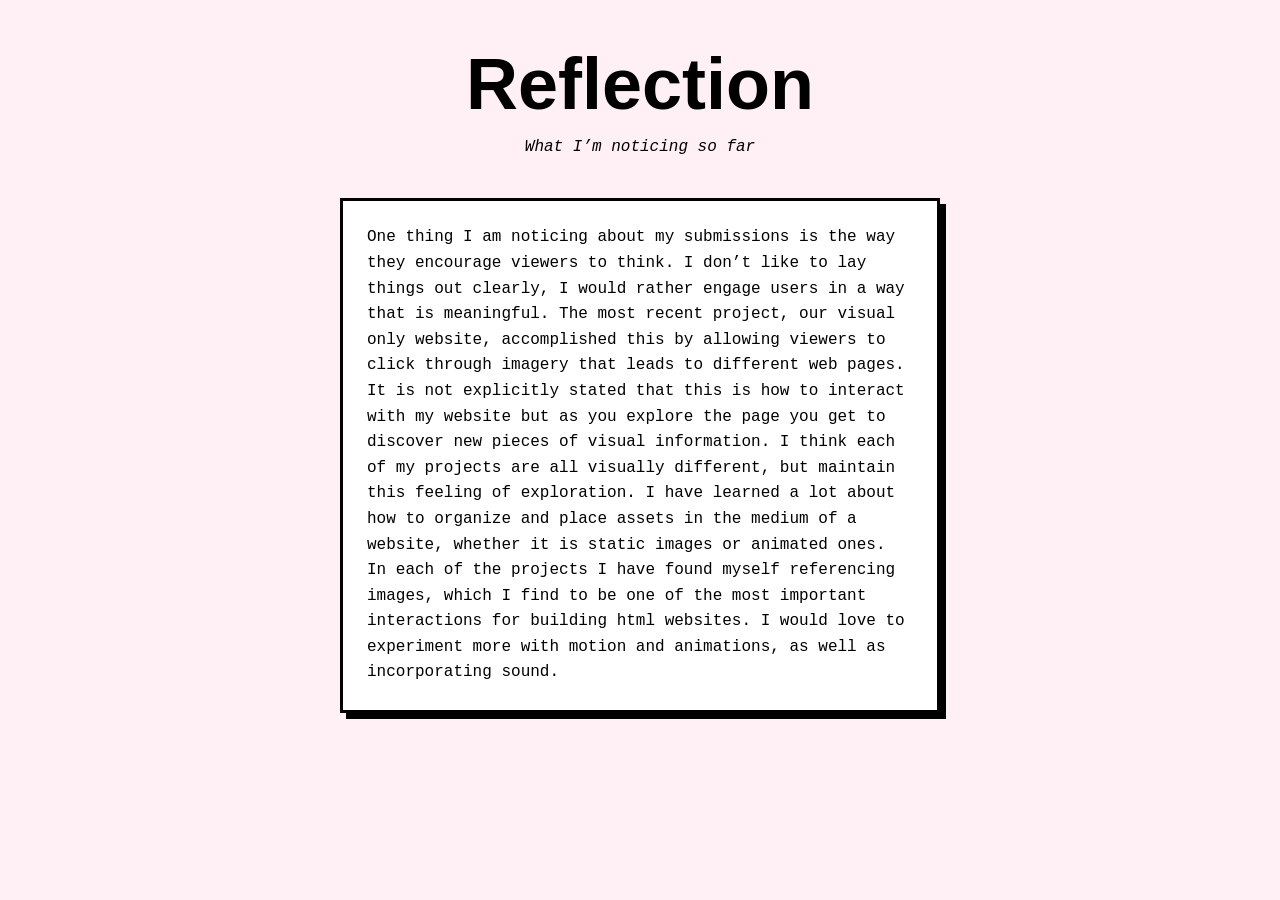
<file: projects/reflection/index.html>
<!DOCTYPE html>
<html>
<head>
  <meta charset="utf-8">
  <meta name="viewport" content="width=device-width, initial-scale=1">
  <link rel="stylesheet" type="text/css" href="main.css">
  <link rel="icon" type="image/x-icon" href="../favicon.png">
  <title>Reflection | Chris's Work</title>
</head>
<body>
  <div class="wrapper">
    <div class="heading">
      <h1>Reflection</h1>
      <h2>What I&rsquo;m noticing so far</h2>
    </div>
    <p class="note">
      One thing I am noticing about my submissions is the way they encourage viewers to think. I don’t like to lay things out clearly, I would rather engage users in a way that is meaningful. The most recent project, our visual only website, accomplished this by allowing viewers to click through imagery that leads to different web pages. It is not explicitly stated that this is how to interact with my website but as you explore the page you get to discover new pieces of visual information. I think each of my projects are all visually different, but maintain this feeling of exploration. I have learned a lot about how to organize and place assets in the medium of a website, whether it is static images or animated ones. In each of the projects I have found myself referencing images, which I find to be one of the most important interactions for building html websites. I would love to experiment more with motion and animations, as well as incorporating sound.
    </p> 
  </div>
</body>
</html>
</file>
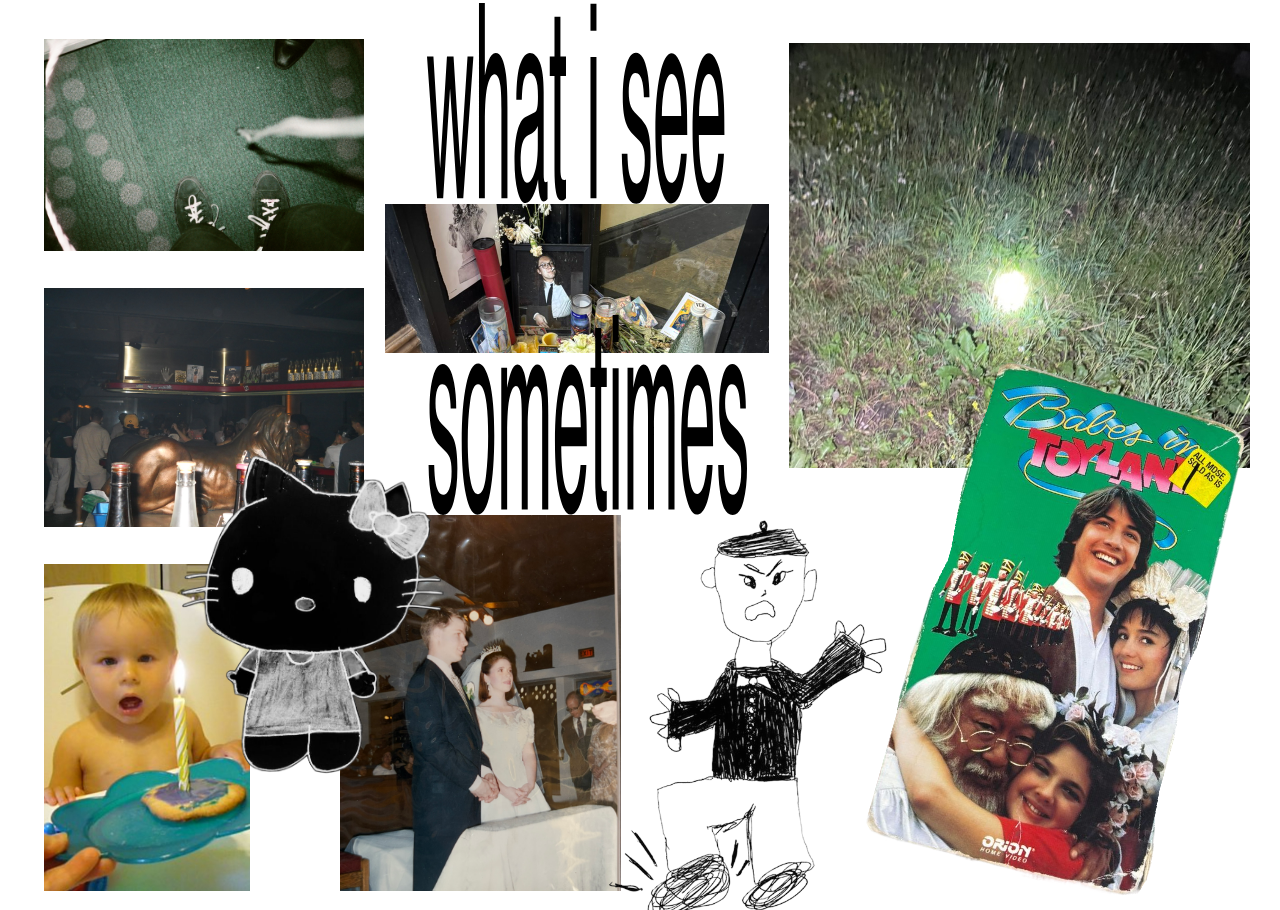
<file: projects/visual/index.html>
<!DOCTYPE html>
<html>
<head>
  <meta charset="utf-8">
  <meta name="viewport" content="width=device-width, initial-scale=1">
  <title>Chris's Visual only Website</title>
    <link rel="stylesheet" href="main.css" />
  </head>
  <body>
    <main class="page">
      <div class="collage">
        <a class="collage-link floor" href="pages/floor.html" aria-label="Open the floor photograph page">
          <img src="imgs/floor.png" alt="Shoes seen while looking down at a patterned floor" />
        </a>

        <a class="collage-link club" href="pages/club.html" aria-label="Open the club photograph page">
          <img src="imgs/club.png" alt="A crowded, dimly lit club" />
        </a>

        <a class="collage-link grass" href="pages/grass.html" aria-label="Open the grass photograph page">
          <img src="imgs/grass.png" alt="Grass illuminated by a flash at night" />
        </a>

        <a class="collage-link baby" href="pages/baby.html" aria-label="Open the birthday photograph page">
          <img src="imgs/baby.png" alt="A baby at a first birthday celebration" />
        </a>

        <a class="collage-link portrait" href="pages/portrait.html" aria-label="Open the portrait page">
          <img src="imgs/portrait.png" alt="A vintage formal portrait" />
        </a>

        <a class="collage-link character" href="pages/character.html" aria-label="Open the illustrated character page">
          <img src="imgs/character.png" alt="A hand-drawn character" />
        </a>

        <a class="collage-link magazine" href="pages/magazine.html" aria-label="Open the magazine page">
          <img src="imgs/magazine.png" alt="A vintage Tommy magazine" />
        </a>

        <a class="collage-link shelf">
          <img src="imgs/shelf.png" alt="A shelf filled with personal objects" />
        </a>

        <a class="collage-link title">
          <img src="imgs/title.svg" alt="What I see sometimes" />
        </a>

        <a class="collage-link wedding" href="pages/wedding.html" aria-label="Open the wedding photograph page">
          <img src="imgs/wedding.png" alt="A vintage wedding photograph" />
        </a>
      </div>
    </main>
  </body>
</html>
</file>
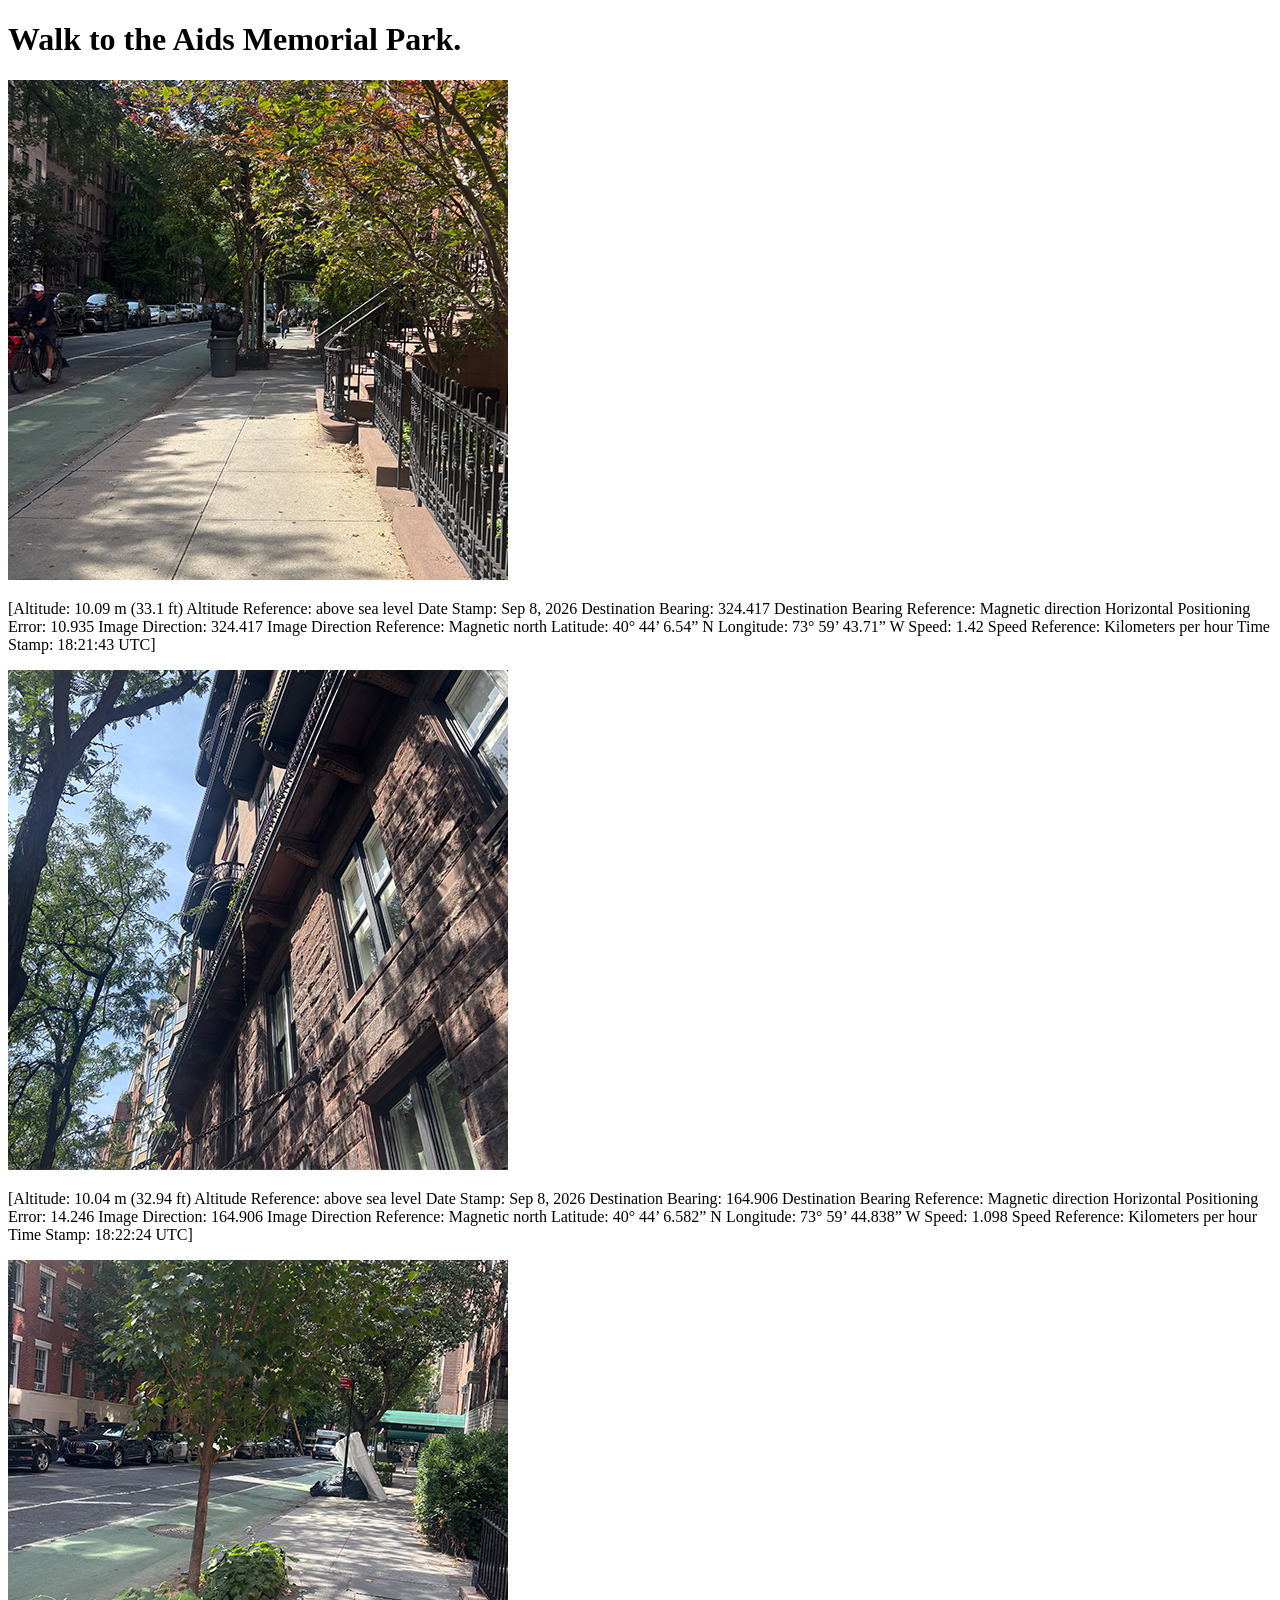
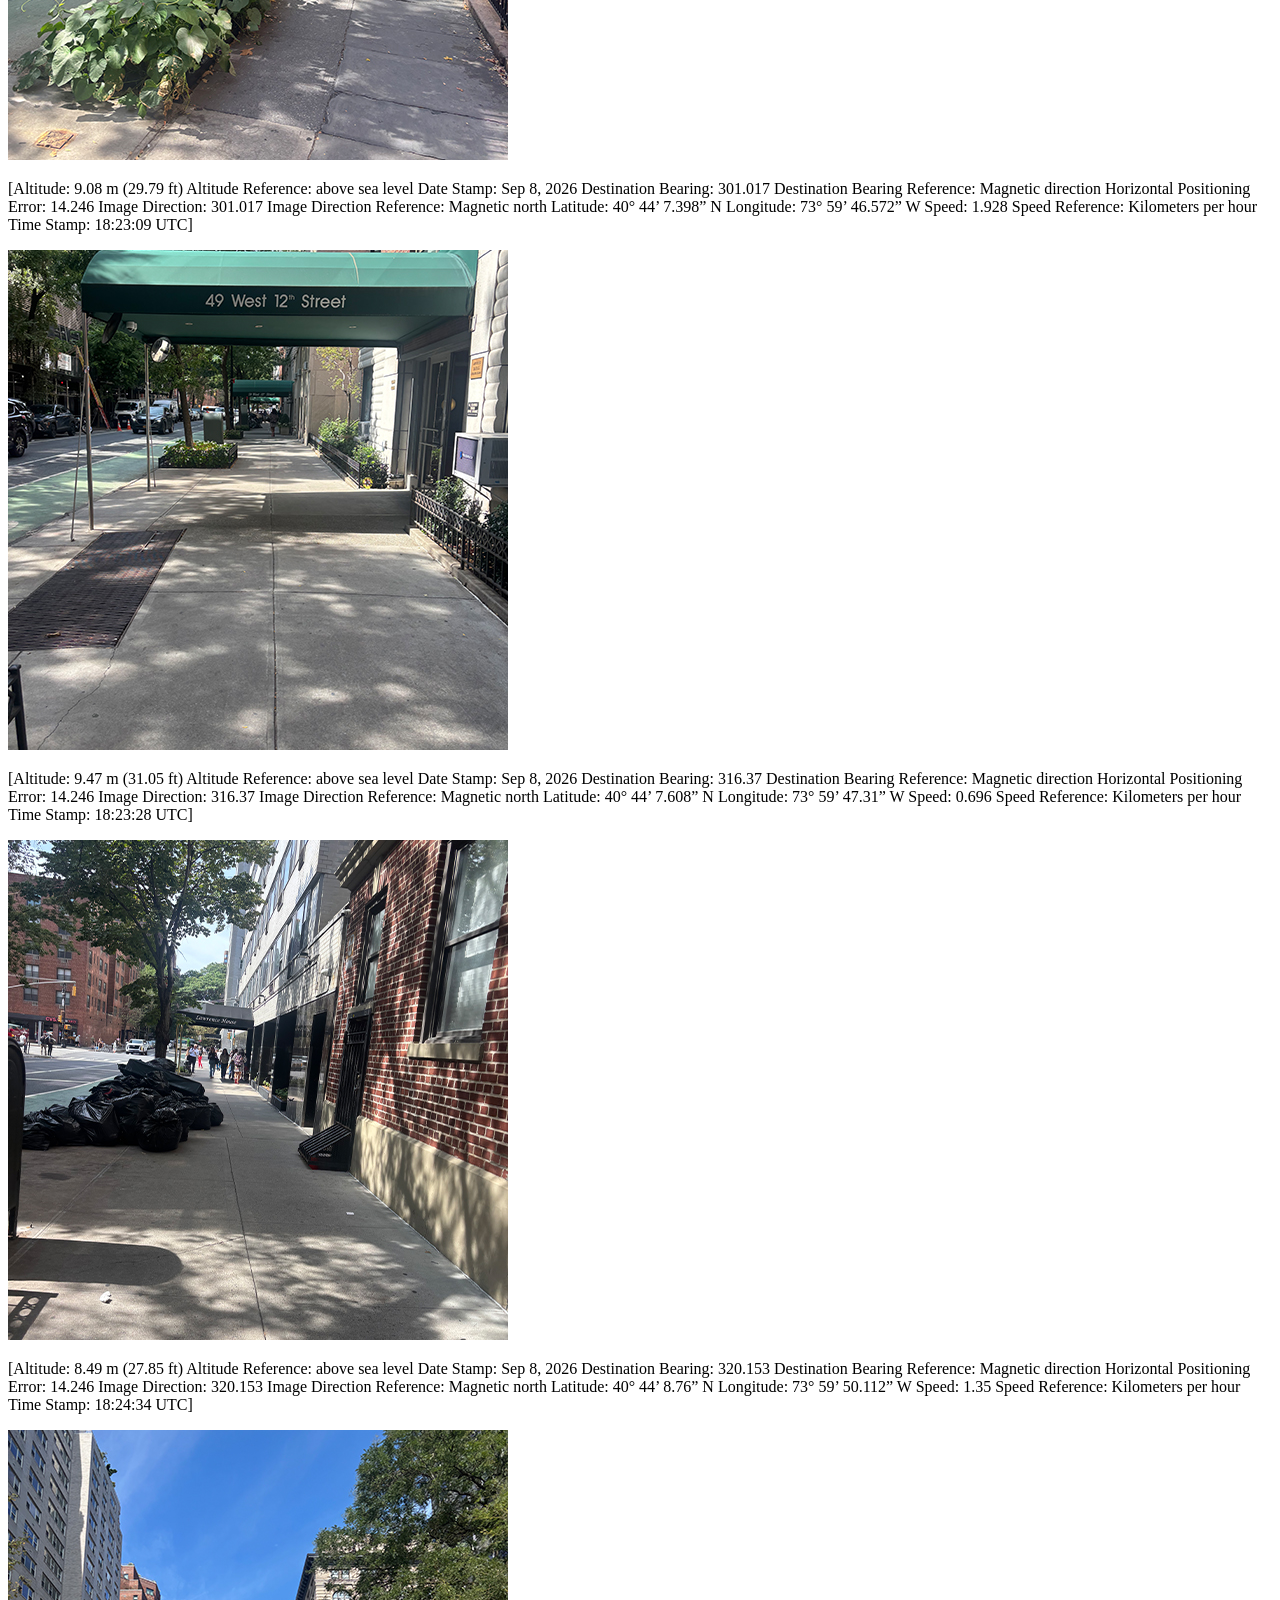
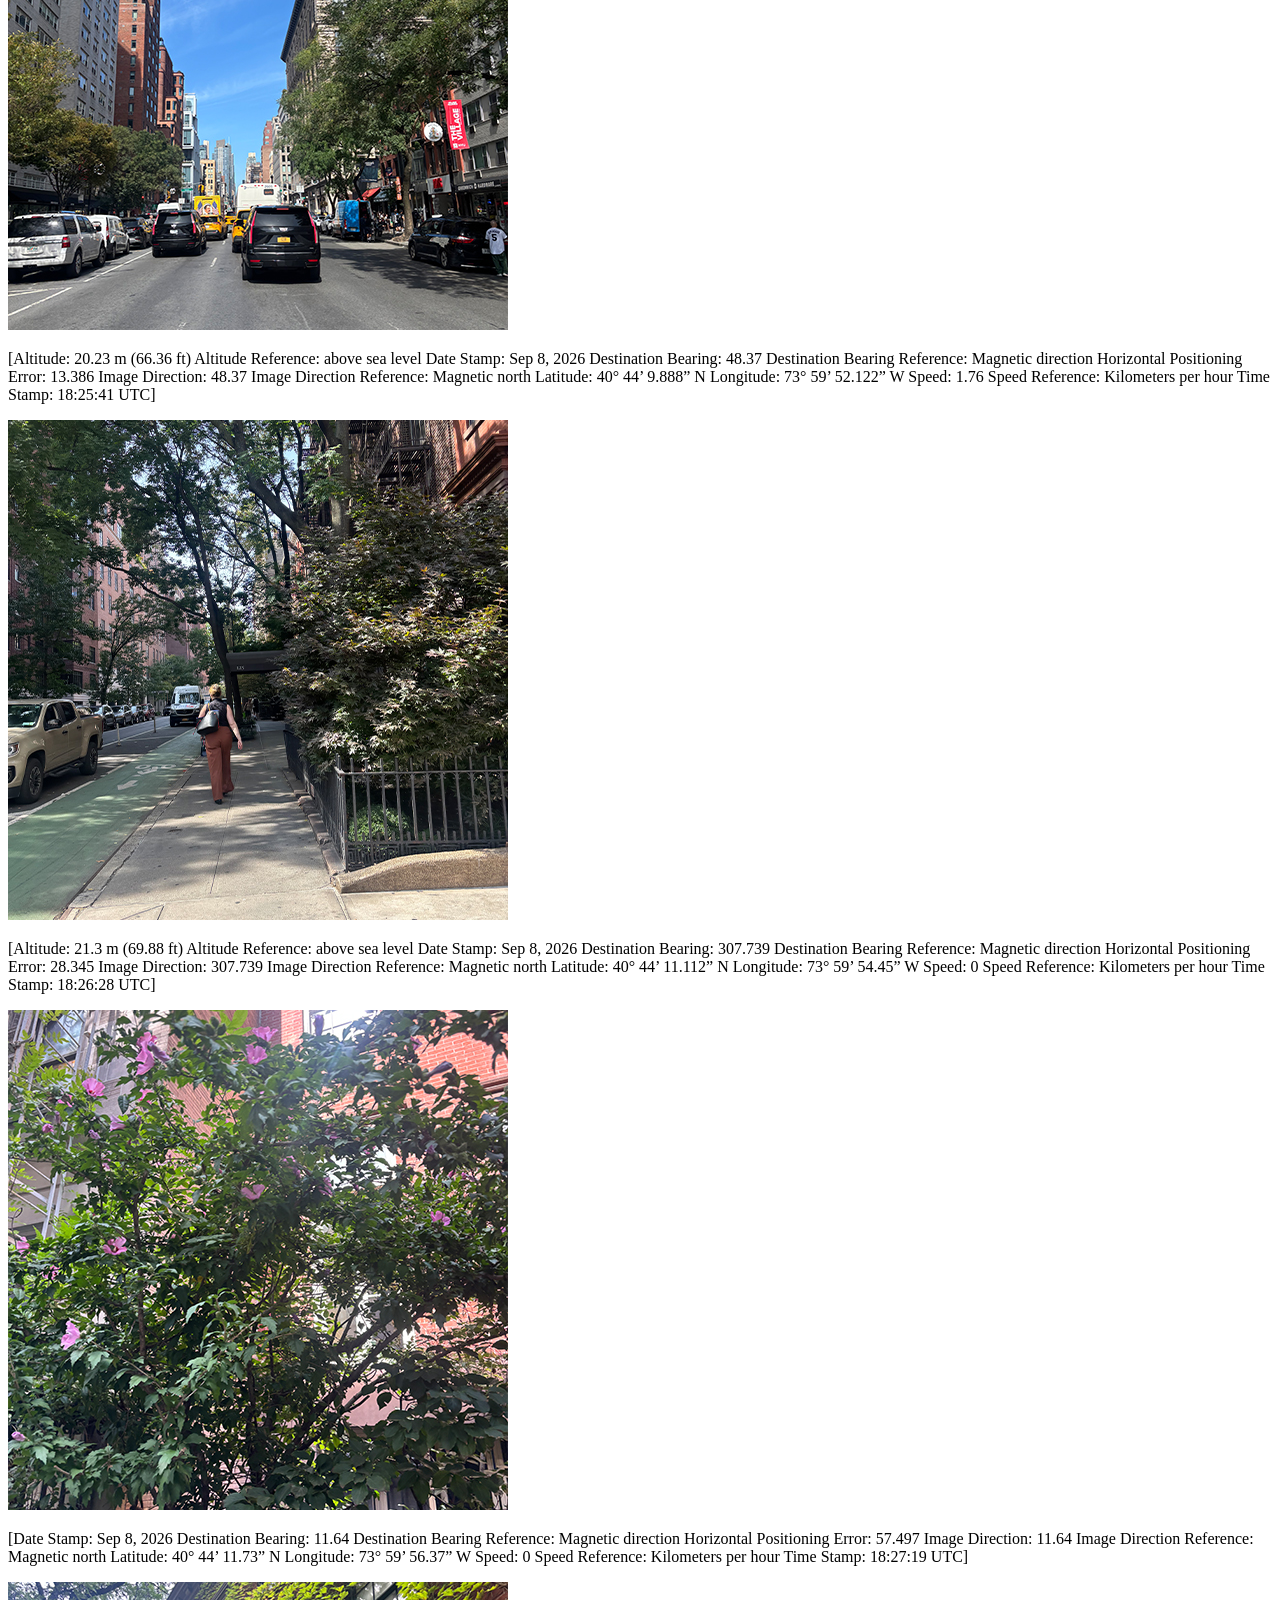
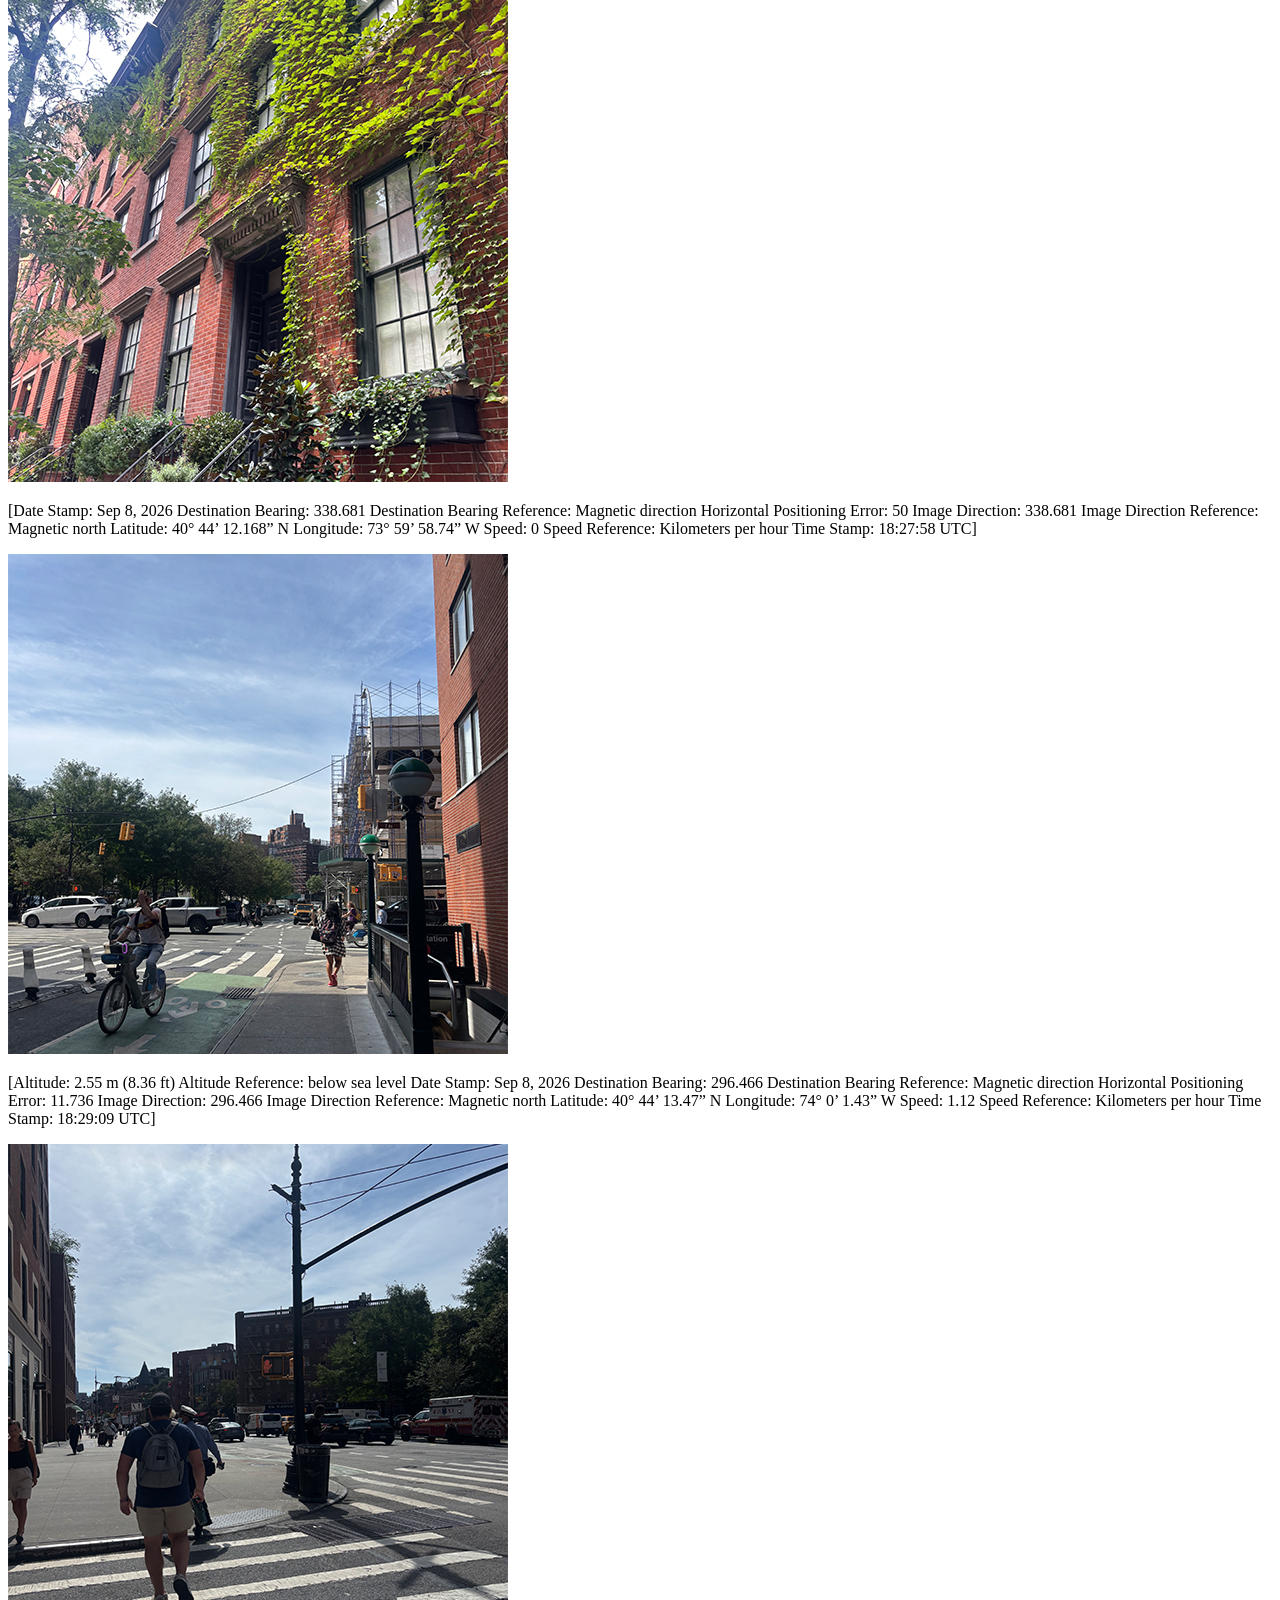
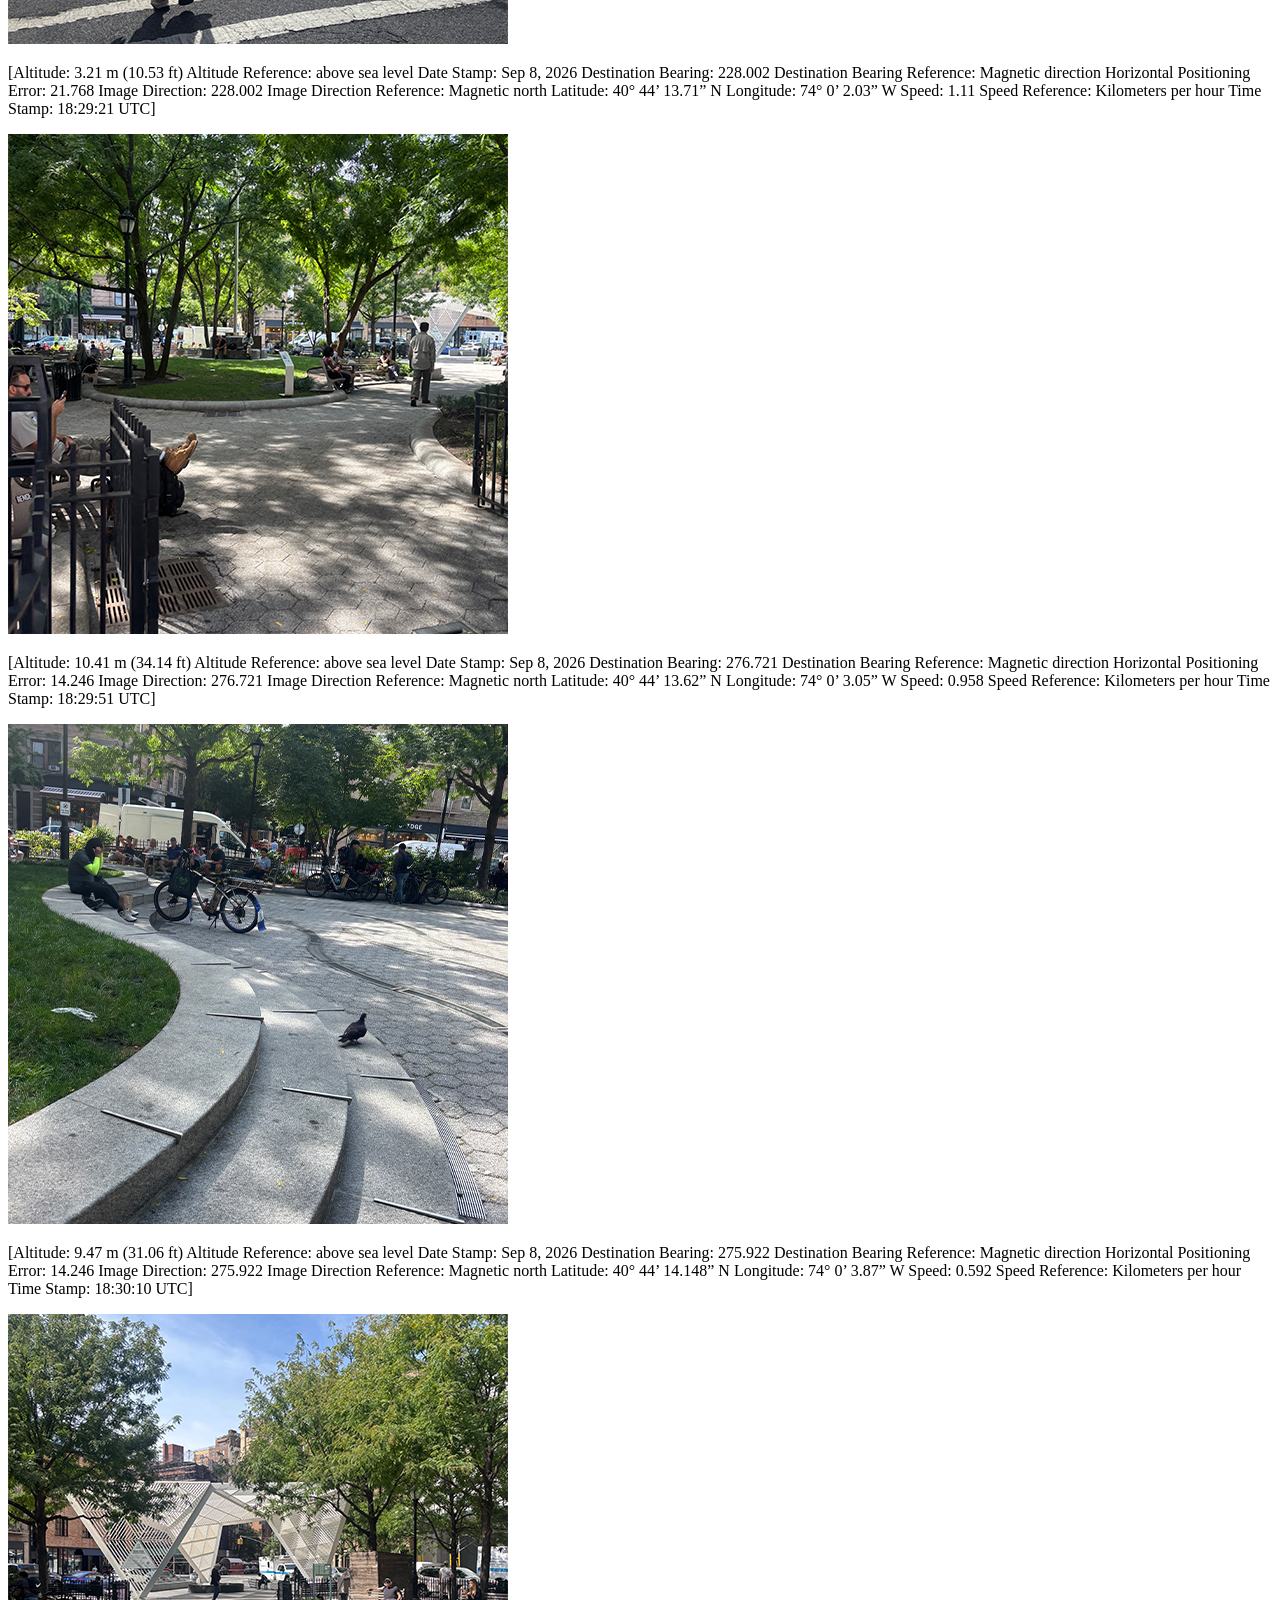
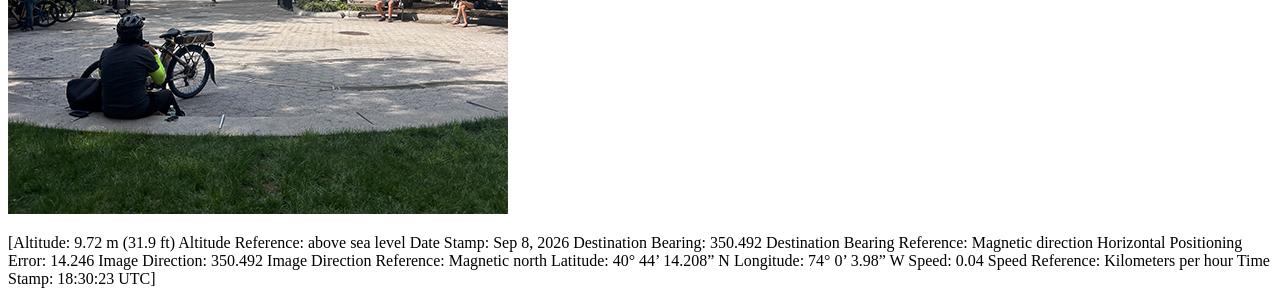
<file: projects/walk/index.html>
<!DOCTYPE html>
<html>
<head>
	<meta charset="utf-8">
	<meta name="viewport" content="width=device-width, initial-scale=1">
	<title>Walk</title>
</head>
<body>
<h1>Walk to the Aids Memorial Park.</h1>
<img src="imgs/walk1.jpg" alt="Walking">
<p>[Altitude: 10.09 m (33.1 ft)
Altitude Reference: above sea level
Date Stamp: Sep 8, 2026
Destination Bearing: 324.417
Destination Bearing Reference: Magnetic direction
Horizontal Positioning Error: 10.935
Image Direction: 324.417
Image Direction Reference: Magnetic north
Latitude: 40° 44’ 6.54” N
Longitude: 73° 59’ 43.71” W
Speed: 1.42
Speed Reference: Kilometers per hour
Time Stamp: 18:21:43 UTC]</p>
<img src="imgs/walk2.jpg" alt="Walking">
<p>[Altitude: 10.04 m (32.94 ft)
Altitude Reference: above sea level
Date Stamp: Sep 8, 2026
Destination Bearing: 164.906
Destination Bearing Reference: Magnetic direction
Horizontal Positioning Error: 14.246
Image Direction: 164.906
Image Direction Reference: Magnetic north
Latitude: 40° 44’ 6.582” N
Longitude: 73° 59’ 44.838” W
Speed: 1.098
Speed Reference: Kilometers per hour
Time Stamp: 18:22:24 UTC]</p>
<img src="imgs/walk3.jpg" alt="Walking">
<p>[Altitude: 9.08 m (29.79 ft)
Altitude Reference: above sea level
Date Stamp: Sep 8, 2026
Destination Bearing: 301.017
Destination Bearing Reference: Magnetic direction
Horizontal Positioning Error: 14.246
Image Direction: 301.017
Image Direction Reference: Magnetic north
Latitude: 40° 44’ 7.398” N
Longitude: 73° 59’ 46.572” W
Speed: 1.928
Speed Reference: Kilometers per hour
Time Stamp: 18:23:09 UTC]</p>
<img src="imgs/walk4.jpg" alt="Walking">
<p>[Altitude: 9.47 m (31.05 ft)
Altitude Reference: above sea level
Date Stamp: Sep 8, 2026
Destination Bearing: 316.37
Destination Bearing Reference: Magnetic direction
Horizontal Positioning Error: 14.246
Image Direction: 316.37
Image Direction Reference: Magnetic north
Latitude: 40° 44’ 7.608” N
Longitude: 73° 59’ 47.31” W
Speed: 0.696
Speed Reference: Kilometers per hour
Time Stamp: 18:23:28 UTC]</p>
<img src="imgs/walk5.jpg" alt="Walking">
<p>[Altitude: 8.49 m (27.85 ft)
Altitude Reference: above sea level
Date Stamp: Sep 8, 2026
Destination Bearing: 320.153
Destination Bearing Reference: Magnetic direction
Horizontal Positioning Error: 14.246
Image Direction: 320.153
Image Direction Reference: Magnetic north
Latitude: 40° 44’ 8.76” N
Longitude: 73° 59’ 50.112” W
Speed: 1.35
Speed Reference: Kilometers per hour
Time Stamp: 18:24:34 UTC]</p>
<img src="imgs/walk6.jpg" alt="Walking">
<p>[Altitude: 20.23 m (66.36 ft)
Altitude Reference: above sea level
Date Stamp: Sep 8, 2026
Destination Bearing: 48.37
Destination Bearing Reference: Magnetic direction
Horizontal Positioning Error: 13.386
Image Direction: 48.37
Image Direction Reference: Magnetic north
Latitude: 40° 44’ 9.888” N
Longitude: 73° 59’ 52.122” W
Speed: 1.76
Speed Reference: Kilometers per hour
Time Stamp: 18:25:41 UTC]</p>
<img src="imgs/walk7.jpg" alt="Walking">
<p>[Altitude: 21.3 m (69.88 ft)
Altitude Reference: above sea level
Date Stamp: Sep 8, 2026
Destination Bearing: 307.739
Destination Bearing Reference: Magnetic direction
Horizontal Positioning Error: 28.345
Image Direction: 307.739
Image Direction Reference: Magnetic north
Latitude: 40° 44’ 11.112” N
Longitude: 73° 59’ 54.45” W
Speed: 0
Speed Reference: Kilometers per hour
Time Stamp: 18:26:28 UTC]</p>
<img src="imgs/walk8.jpg" alt="Walking">
<p>[Date Stamp: Sep 8, 2026
Destination Bearing: 11.64
Destination Bearing Reference: Magnetic direction
Horizontal Positioning Error: 57.497
Image Direction: 11.64
Image Direction Reference: Magnetic north
Latitude: 40° 44’ 11.73” N
Longitude: 73° 59’ 56.37” W
Speed: 0
Speed Reference: Kilometers per hour
Time Stamp: 18:27:19 UTC]</p>
<img src="imgs/walk9.jpg" alt="Walking">
<p>[Date Stamp: Sep 8, 2026
Destination Bearing: 338.681
Destination Bearing Reference: Magnetic direction
Horizontal Positioning Error: 50
Image Direction: 338.681
Image Direction Reference: Magnetic north
Latitude: 40° 44’ 12.168” N
Longitude: 73° 59’ 58.74” W
Speed: 0
Speed Reference: Kilometers per hour
Time Stamp: 18:27:58 UTC]</p>
<img src="imgs/walk10.jpg" alt="Walking">
<p>[Altitude: 2.55 m (8.36 ft)
Altitude Reference: below sea level
Date Stamp: Sep 8, 2026
Destination Bearing: 296.466
Destination Bearing Reference: Magnetic direction
Horizontal Positioning Error: 11.736
Image Direction: 296.466
Image Direction Reference: Magnetic north
Latitude: 40° 44’ 13.47” N
Longitude: 74° 0’ 1.43” W
Speed: 1.12
Speed Reference: Kilometers per hour
Time Stamp: 18:29:09 UTC]</p>
<img src="imgs/walk11.jpg" alt="Walking">
<p>[Altitude: 3.21 m (10.53 ft)
Altitude Reference: above sea level
Date Stamp: Sep 8, 2026
Destination Bearing: 228.002
Destination Bearing Reference: Magnetic direction
Horizontal Positioning Error: 21.768
Image Direction: 228.002
Image Direction Reference: Magnetic north
Latitude: 40° 44’ 13.71” N
Longitude: 74° 0’ 2.03” W
Speed: 1.11
Speed Reference: Kilometers per hour
Time Stamp: 18:29:21 UTC]</p>
<img src="imgs/walk12.jpg" alt="Walking">
<p>[Altitude: 10.41 m (34.14 ft)
Altitude Reference: above sea level
Date Stamp: Sep 8, 2026
Destination Bearing: 276.721
Destination Bearing Reference: Magnetic direction
Horizontal Positioning Error: 14.246
Image Direction: 276.721
Image Direction Reference: Magnetic north
Latitude: 40° 44’ 13.62” N
Longitude: 74° 0’ 3.05” W
Speed: 0.958
Speed Reference: Kilometers per hour
Time Stamp: 18:29:51 UTC]</p>
<img src="imgs/walk13.jpg" alt="Walking">
<p>[Altitude: 9.47 m (31.06 ft)
Altitude Reference: above sea level
Date Stamp: Sep 8, 2026
Destination Bearing: 275.922
Destination Bearing Reference: Magnetic direction
Horizontal Positioning Error: 14.246
Image Direction: 275.922
Image Direction Reference: Magnetic north
Latitude: 40° 44’ 14.148” N
Longitude: 74° 0’ 3.87” W
Speed: 0.592
Speed Reference: Kilometers per hour
Time Stamp: 18:30:10 UTC]</p>
<img src="imgs/walk14.jpg" alt="Walking">
<p>[Altitude: 9.72 m (31.9 ft)
Altitude Reference: above sea level
Date Stamp: Sep 8, 2026
Destination Bearing: 350.492
Destination Bearing Reference: Magnetic direction
Horizontal Positioning Error: 14.246
Image Direction: 350.492
Image Direction Reference: Magnetic north
Latitude: 40° 44’ 14.208” N
Longitude: 74° 0’ 3.98” W
Speed: 0.04
Speed Reference: Kilometers per hour
Time Stamp: 18:30:23 UTC]</p>
</body>
</html>
</file>
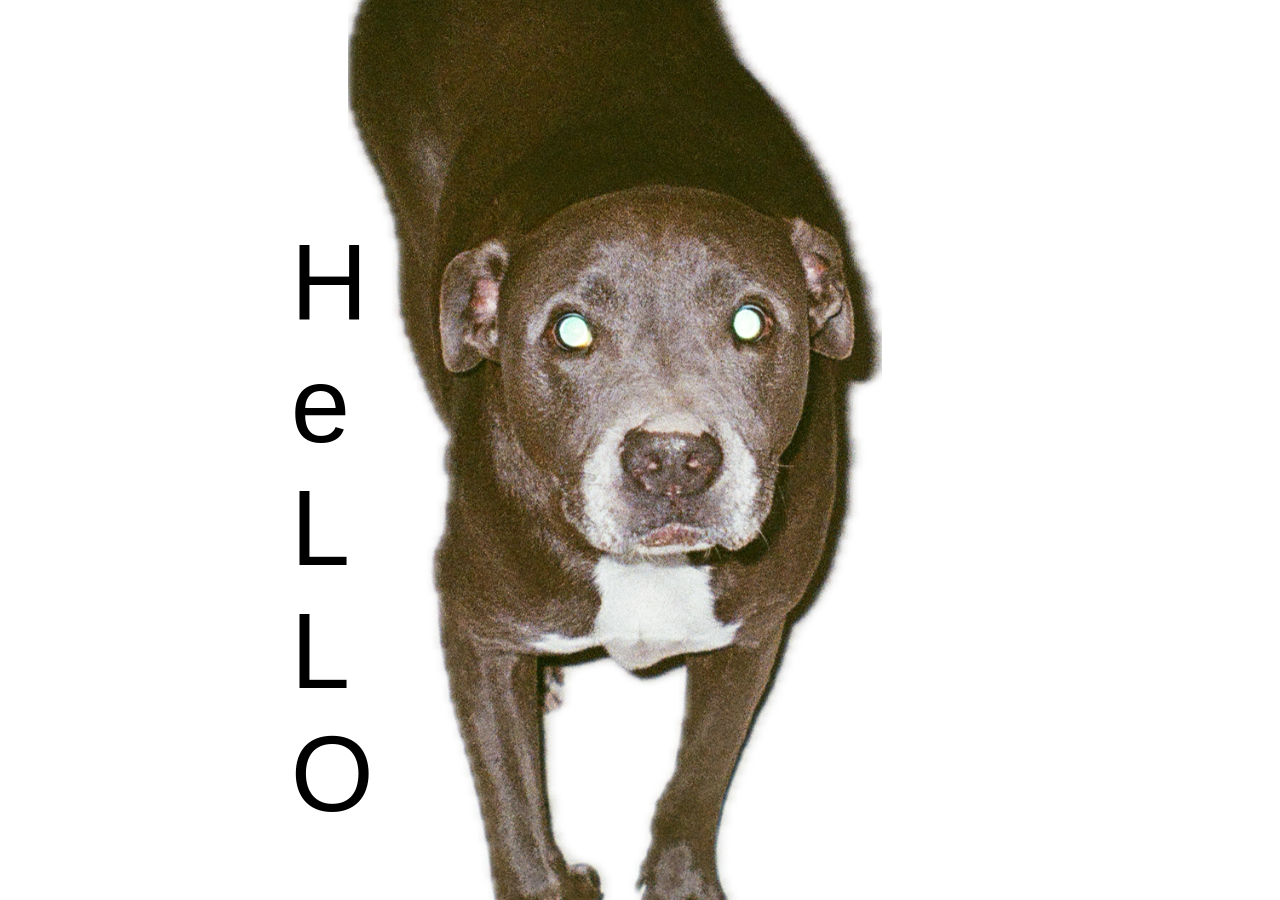
<file: projects/visual/pages/baby.html>
<!doctype html>
<html lang="en">
  <head>
    <meta charset="UTF-8" />
    <meta name="viewport" content="width=device-width, initial-scale=1.0" />
    <title>Baby</title>
    <link rel="stylesheet" href="../main.css" />
  </head>
  <body class="baby-page">
    <main>
      <img class="baby-page__dog" src="../imgs/baby-dog.png" alt="A dog looking toward the camera" />
      <div class="baby-page__message">
        <p>He</p>
        <p>
          L<br aria-hidden="true" />
          LO
        </p>
      </div>
    </main>
  </body>
</html>
</file>
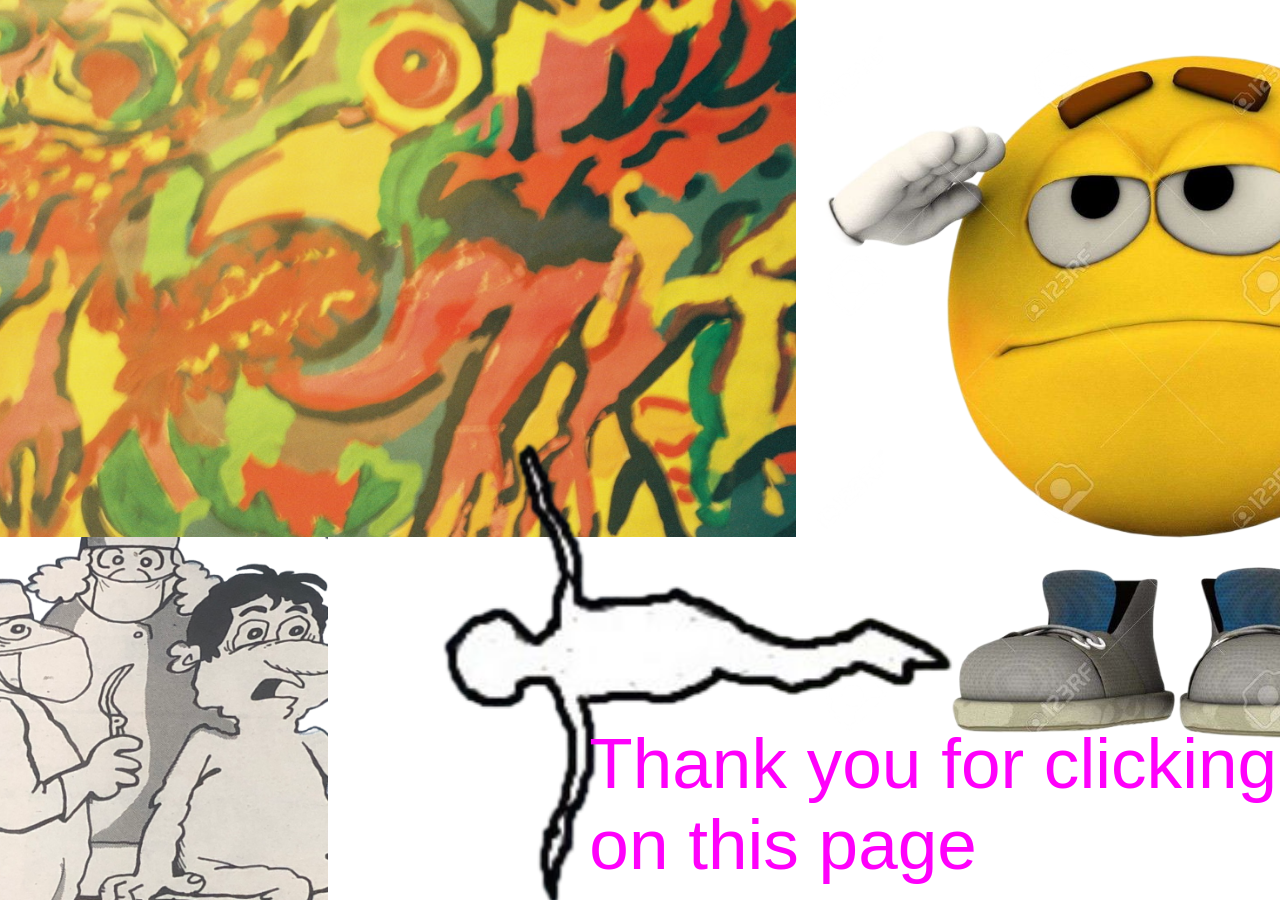
<file: projects/visual/pages/character.html>
<!doctype html>
<html lang="en">
  <head>
    <meta charset="UTF-8" />
    <meta name="viewport" content="width=device-width, initial-scale=1.0" />
    <title>Character</title>
    <link rel="stylesheet" href="../main.css" />
  </head>
  <body class="character-page">
    <main>
      <img
        class="character-page__image character-page__painting"
        src="../imgs/character-painting.jpg"
        alt="Colorful abstract painting"
      />
      <img
        class="character-page__image character-page__drawing"
        src="../imgs/character-drawing.png"
        alt="Hand-drawn figure"
      />
      <img
        class="character-page__image character-page__cartoon"
        src="../imgs/character-cartoon.png"
        alt="Black-and-white cartoon characters"
      />
      <img
        class="character-page__image character-page__emoji"
        src="../imgs/character-emoji.png"
        alt="Saluting yellow emoji"
      />
      <p class="character-page__message">Thank you for clicking on this page</p>
    </main>
  </body>
</html>
</file>
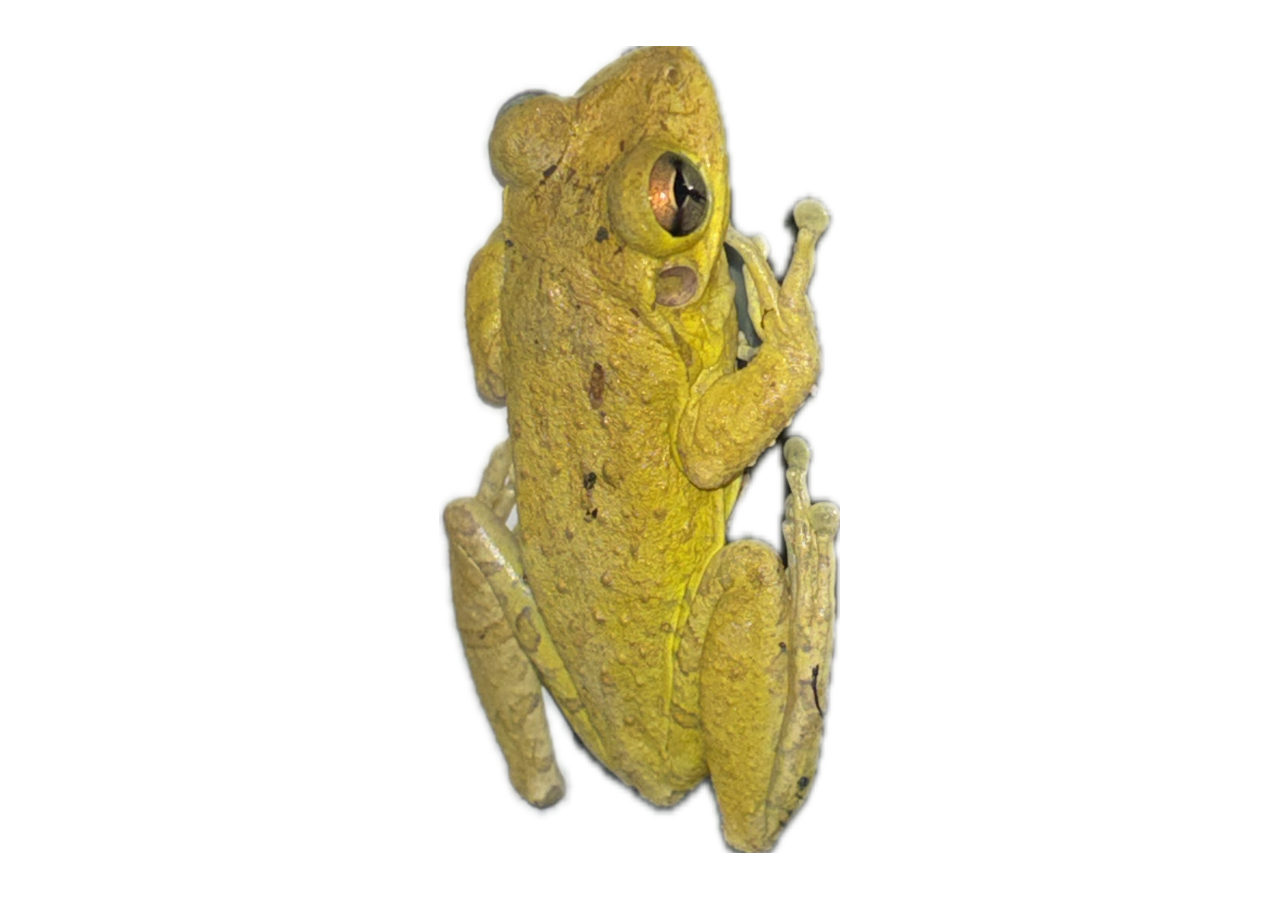
<file: projects/visual/pages/club.html>
<!doctype html>
<html lang="en">
  <head>
    <meta charset="UTF-8" />
    <meta name="viewport" content="width=device-width, initial-scale=1.0" />
    <title>Club</title>
    <link rel="stylesheet" href="../main.css" />
  </head>
  <body class="club-page">
    <main>
      <img class="club-page__frog" src="../imgs/club-frog.png" alt="A yellow frog" />
    </main>
  </body>
</html>
</file>
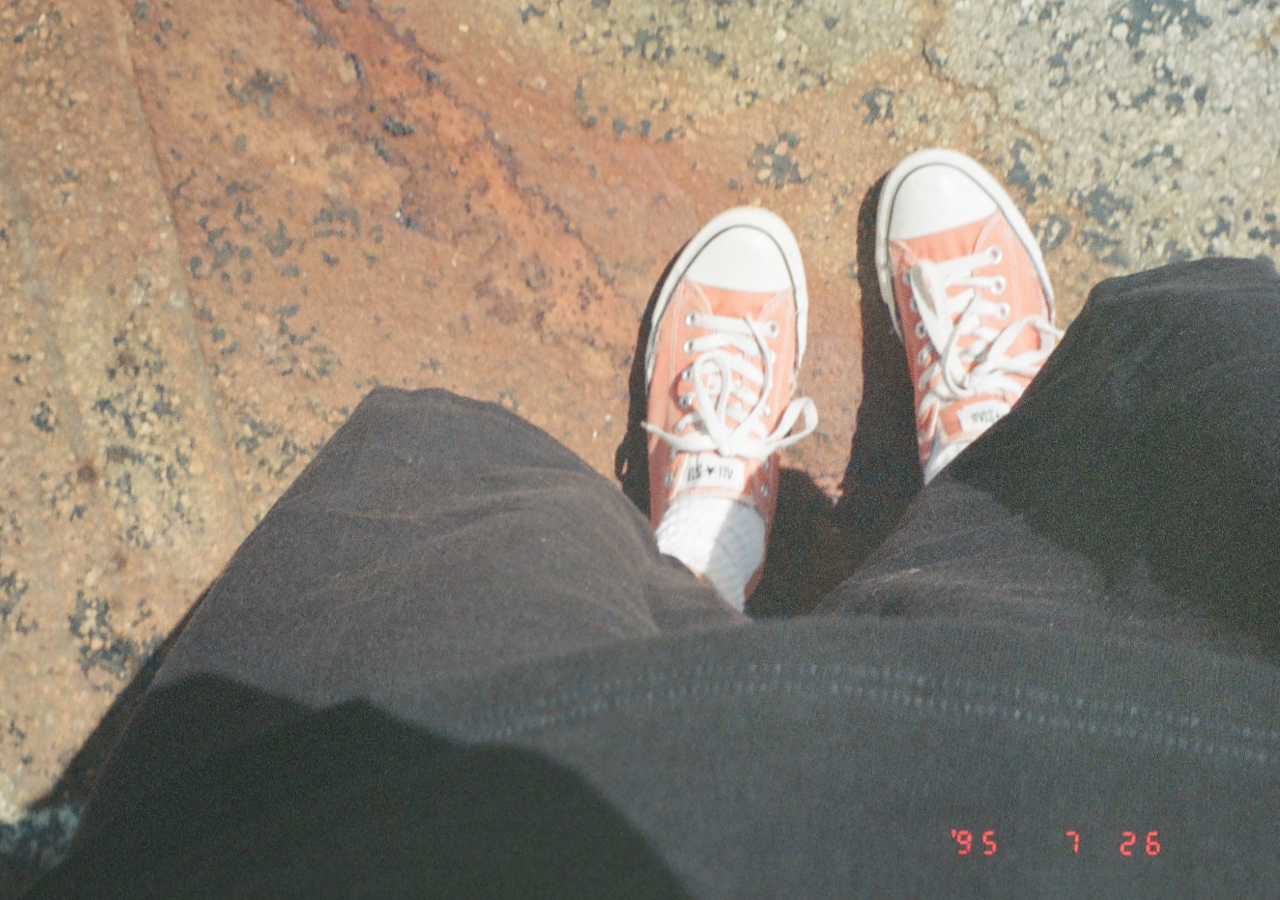
<file: projects/visual/pages/floor.html>
<!doctype html>
<html lang="en">
  <head>
    <meta charset="UTF-8" />
    <meta name="viewport" content="width=device-width, initial-scale=1.0" />
    <title>Floor</title>
    <link rel="stylesheet" href="../main.css" />
  </head>
  <body class="floor-page">
    <main>
      <img
        class="floor-page__image"
        src="../imgs/floor-page.png"
        alt="Looking down at pink sneakers on a worn floor"
      />
    </main>
  </body>
</html>
</file>
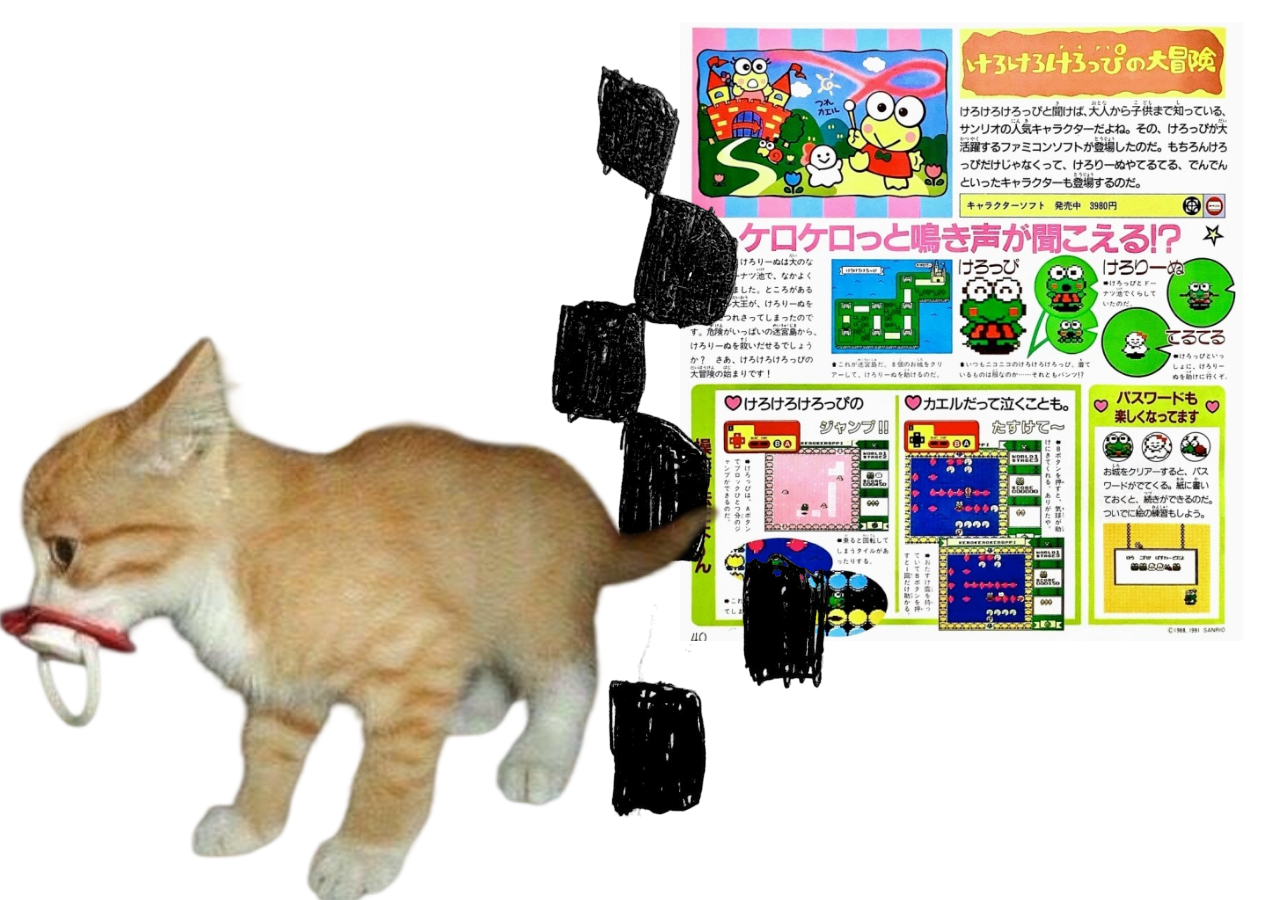
<file: projects/visual/pages/grass.html>
<!doctype html>
<html lang="en">
  <head>
    <meta charset="UTF-8" />
    <meta name="viewport" content="width=device-width, initial-scale=1.0" />
    <title>Grass</title>
    <link rel="stylesheet" href="../main.css" />
  </head>
  <body class="grass-page">
    <main>
      <img
        class="grass-page__image grass-page__magazine"
        src="../imgs/grass-magazine.png"
        alt="A colorful Japanese magazine page"
      />
      <img
        class="grass-page__image grass-page__drawing"
        src="../imgs/grass-drawing.png"
        alt="A black hand-drawn figure"
      />
      <img class="grass-page__image grass-page__cat" src="../imgs/grass-cat.png" alt="A cat carrying a toy" />
    </main>
  </body>
</html>
</file>
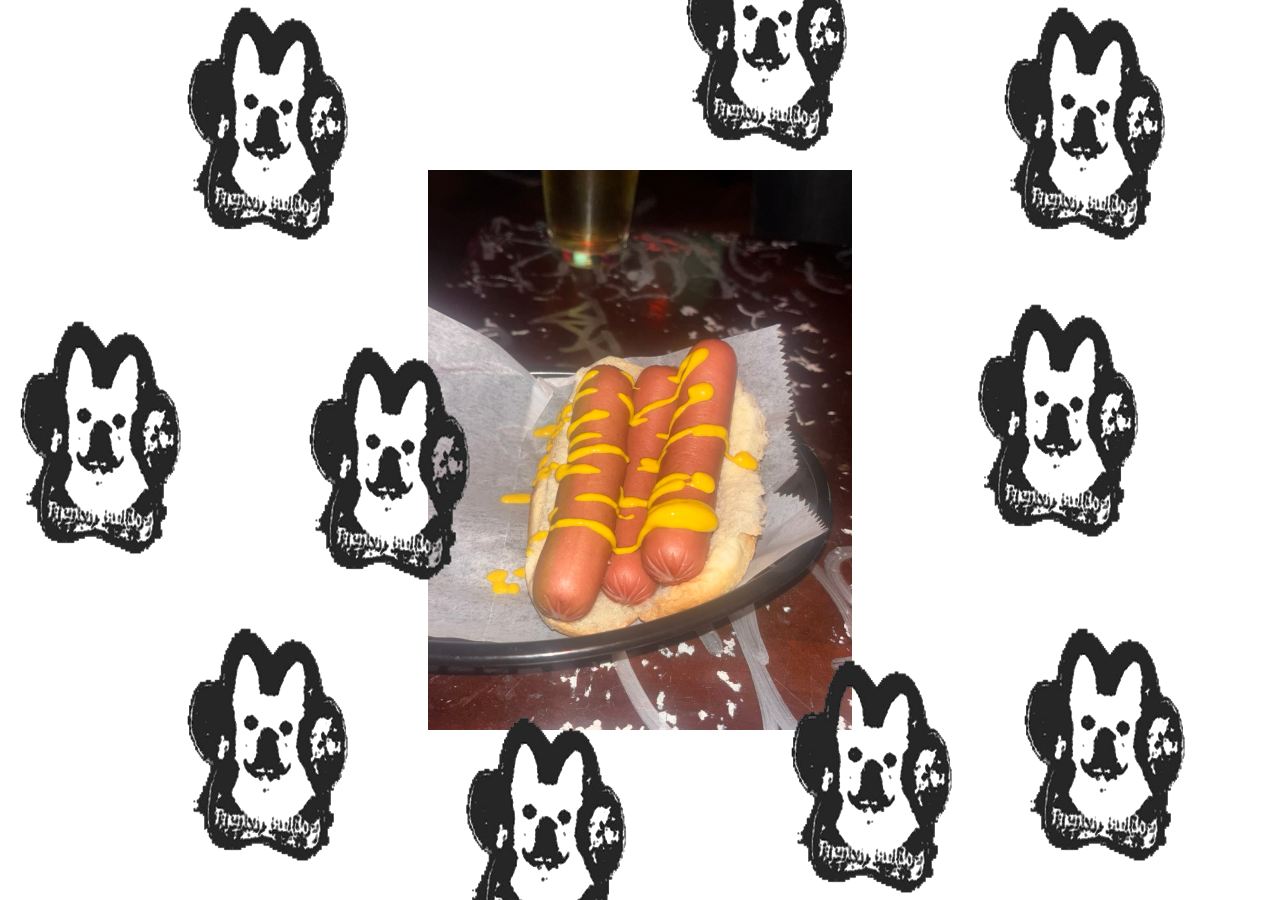
<file: projects/visual/pages/magazine.html>
<!doctype html>
<html lang="en">
  <head>
    <meta charset="UTF-8" />
    <meta name="viewport" content="width=device-width, initial-scale=1.0" />
    <title>Magazine</title>
    <link rel="stylesheet" href="../main.css" />
  </head>
  <body class="magazine-page">
    <main>
      <img
        class="magazine-page__photo"
        src="../imgs/magazine-photo.png"
        alt="Three hot dogs topped with mustard"
      />

      <div class="magazine-page__logo magazine-page__logo--1" aria-hidden="true">
        <img src="../imgs/magazine-logo.png" alt="" />
        <img src="../imgs/magazine-logo.png" alt="" />
        <img src="../imgs/magazine-logo.png" alt="" />
        <img src="../imgs/magazine-logo.png" alt="" />
      </div>
      <div class="magazine-page__logo magazine-page__logo--2" aria-hidden="true">
        <img src="../imgs/magazine-logo.png" alt="" />
        <img src="../imgs/magazine-logo.png" alt="" />
        <img src="../imgs/magazine-logo.png" alt="" />
        <img src="../imgs/magazine-logo.png" alt="" />
      </div>
      <div class="magazine-page__logo magazine-page__logo--3" aria-hidden="true">
        <img src="../imgs/magazine-logo.png" alt="" />
        <img src="../imgs/magazine-logo.png" alt="" />
        <img src="../imgs/magazine-logo.png" alt="" />
        <img src="../imgs/magazine-logo.png" alt="" />
      </div>
      <div class="magazine-page__logo magazine-page__logo--4" aria-hidden="true">
        <img src="../imgs/magazine-logo.png" alt="" />
        <img src="../imgs/magazine-logo.png" alt="" />
        <img src="../imgs/magazine-logo.png" alt="" />
        <img src="../imgs/magazine-logo.png" alt="" />
      </div>
      <div class="magazine-page__logo magazine-page__logo--5" aria-hidden="true">
        <img src="../imgs/magazine-logo.png" alt="" />
        <img src="../imgs/magazine-logo.png" alt="" />
        <img src="../imgs/magazine-logo.png" alt="" />
        <img src="../imgs/magazine-logo.png" alt="" />
      </div>
      <div class="magazine-page__logo magazine-page__logo--6" aria-hidden="true">
        <img src="../imgs/magazine-logo.png" alt="" />
        <img src="../imgs/magazine-logo.png" alt="" />
        <img src="../imgs/magazine-logo.png" alt="" />
        <img src="../imgs/magazine-logo.png" alt="" />
      </div>
      <div class="magazine-page__logo magazine-page__logo--7" aria-hidden="true">
        <img src="../imgs/magazine-logo.png" alt="" />
        <img src="../imgs/magazine-logo.png" alt="" />
        <img src="../imgs/magazine-logo.png" alt="" />
        <img src="../imgs/magazine-logo.png" alt="" />
      </div>
      <div class="magazine-page__logo magazine-page__logo--8" aria-hidden="true">
        <img src="../imgs/magazine-logo.png" alt="" />
        <img src="../imgs/magazine-logo.png" alt="" />
        <img src="../imgs/magazine-logo.png" alt="" />
        <img src="../imgs/magazine-logo.png" alt="" />
      </div>
      <div class="magazine-page__logo magazine-page__logo--9" aria-hidden="true">
        <img src="../imgs/magazine-logo.png" alt="" />
        <img src="../imgs/magazine-logo.png" alt="" />
        <img src="../imgs/magazine-logo.png" alt="" />
        <img src="../imgs/magazine-logo.png" alt="" />
      </div>
      <div class="magazine-page__logo magazine-page__logo--10" aria-hidden="true">
        <img src="../imgs/magazine-logo.png" alt="" />
        <img src="../imgs/magazine-logo.png" alt="" />
        <img src="../imgs/magazine-logo.png" alt="" />
        <img src="../imgs/magazine-logo.png" alt="" />
      </div>
    </main>
  </body>
</html>
</file>
<file: main.css>
body {
  background-color: lavender;
  font-family: 'helvetica', courier, monospace;
  color: black;
  margin: 0;
  padding: 48px 20px;
}

.wrapper {
  margin: 0 auto;
  max-width: 600px;
}

h1, h2 {
  font-weight: normal;
  text-align: center;
}

h1 {
  font-size: clamp(40px, 9vw, 72px);
  line-height: 1;
  font-family: helvetica, arial, sans-serif;
  font-weight: bold;
  margin: 0 0 16px;
}

h2 {
  font-style: italic;
  font-size: 16px;
  line-height: 1.4;
  margin: 0 0 40px;
}

a {
  color: black;
}

.entry {
  margin-bottom: 16px;
}

.entry a {
  display: block;
  padding: 20px;
  background: white;
  border: 3px solid black;
  box-shadow: 6px 6px 0 black;
  text-decoration: none;
  text-align: center;
  font-size: 20px;
}

.entry a:hover {
  background: black;
  color: white;
}

body::before {
  content: "";
  position: fixed;
  inset: 0;
  z-index: -1;
  background-image: url("backgroundlandingpage.png");
  background-size: cover;
  background-position: center;
  mix-blend-mode: multiply;
}
</file>
<file: projects/clock/main.css>
body {
  background-color: #f5f9fb;
}

.wrapper {
  position: relative;
  width: 400px;
  height: 400px;
  margin: 10vh auto 0;
}

.puddle {
  background-color: #00B5FF;
  height: 10px;
  width: 60px;
  position: absolute;
  left: 50%;
  bottom: 60px;
  transform: translateX(-50%);
  border-radius: 50%;
}

.mover {
  background: linear-gradient(135deg, #adecff, #78e0ff);
  height: 140px;
  width: 140px;
  position: absolute;
  left: 50%;
  bottom: 70px;
  transform: translateX(-50%);
  transform-origin: bottom center;
  border-radius: 12px;
}

.drip {
  position: absolute;
  width: 8px;
  height: 12px;
  border-radius: 50% 50% 50% 50% / 60% 60% 40% 40%;
  background-color: #45a3bf;
  animation: drip 1.2s ease-in forwards;
}

@keyframes drip {
  from { transform: translateY(0); opacity: 1; }
  to { transform: translateY(var(--fall)); opacity: 0.3; }
}

.reset {
  animation: appear 3s ease-out;
}

@keyframes appear {
  from { opacity: 0; }
}
</file>
<file: projects/grid/main.css>
* {
  box-sizing: border-box;
  margin: 0;
  padding: 0;
}
body {
  font-family: "Helvetica Neue", Arial, sans-serif;
  font-size: 1rem;
  background: white;
}
img { display: block; }

.big {
  font-family: "Jost", "Futura", "Century Gothic", sans-serif;
  font-weight: 400;
  font-size: 2.125rem;
  line-height: 1.1;
  letter-spacing: -0.01em;
}
.menu, .info, .about p, figcaption, .viewer, .contact-text, .links {
  font-size: 0.8125rem;
  line-height: 1.077;
  letter-spacing: -0.01em;
}
.about .statement {
  font-size: 1rem;
  font-weight: 300;
  line-height: 1.1;
  letter-spacing: 0.005em;
}

.block { position: relative; overflow: hidden; }
.fill {
  position: absolute;
  inset: 0;
  width: 100%;
  height: 100%;
  object-fit: cover;
}

.menu {
  position: fixed;
  top: 0;
  right: 0;
  z-index: 1000;
  width: 62px;
  height: 40px;
  display: flex;
  justify-content: center;
  align-items: center;
  background: deeppink;
}

.top {
  position: relative;
  display: grid;
  grid-template-columns: repeat(8, minmax(0, 1fr));
  height: 115vh;
  background: #af9dcc;
}
.salt-wrap {
  position: sticky;
  top: 0;
  left: 0;
  width: 35vw;
  height: calc(50vh + 15px);
  z-index: 40;
}
.salt {
  position: absolute;
  bottom: 5px;
  left: 0;
  padding: 10px;
  line-height: 0.8;
  white-space: nowrap;
  z-index: 3;
  color: black;
}
.vertical {
  position: sticky;
  top: 0;
  left: 35.9vw;
  padding: 10px;
  z-index: 2;
  writing-mode: vertical-rl;
  color: white;
   height: calc(45vh + 15px);
}
.green {
  position: absolute;
  top: 0;
  left: 0;
  width: 40%;
  height: calc(50vh - 35px);
  background: green;
}
.yellow {
  position: absolute;
  left: 21.2%;
  top: calc(50vh - 35px - 23.5vw);
  width: 18.8%;
  aspect-ratio: 8 / 10;
  background: indianred;
  z-index: 1;
}
.blue {
  position: relative;
  grid-column: 4 / 9;
  grid-row: 1;
  height: 115vh;
  background: #59718f;
  z-index: 1;
}
.labels {
  position: sticky;
  top: 0;
  display: flex;
  justify-content: space-between;
  width: 100%;
  height: 100vh;
  color: white;
}
.labels .big { margin-top: auto; padding: 10px; }

.white { background: #c2cc74; }

.info { padding: 20px 10px 0; }
.about {
  display: grid;
  gap: 30px 10px;
  padding: 100px 10px 0;
}

.feature {
  display: grid;
  grid-template-columns: repeat(8, minmax(0, 1fr));
  column-gap: 10px;
  padding: 60px 10px 128px;
}
.tall-card { grid-column: 1 / 9; margin-bottom: 128px; }
.card { grid-column: 2 / 8; }
.card-1 { margin-bottom: 48px; }

.photo { width: 100%; aspect-ratio: 3 / 2; }
.photo.tall { aspect-ratio: 5 / 7; }
figcaption {
  margin-top: 10px;
  font-weight: 600;
}

.projects {
  display: flex;
  flex-direction: column;
  width: 100%;
  height: 100vh;
}
.cta {
  flex: 1;
  display: flex;
  background: #77c9aa;
}
.cta .big { margin: auto; }

.viewer {
  flex: 1;
  display: grid;
  grid-template-columns: repeat(8, minmax(0, 1fr));
  grid-template-rows: auto 1fr;
  padding: 10px;
  background: #4951a6;
}
.viewer .label { grid-column: 1 / 5; grid-row: 1; font-weight: 600; }
.viewer .list  { grid-column: 6 / 9; grid-row: 1; }
.viewer .list li { display: flex; }
.viewer .list li span { margin-right: 15px; }
.viewer .list li.on { font-weight: 700; }
.dog {
  grid-column: 1 / -1;
  grid-row: 2;
  width: 100%;
  height: 100%;
  min-height: 0;
  object-fit: contain;
}

.contact {
  position: relative;
  height: 100vh;
  background: #ed908a;
}
.contact-text { padding: 70vh 10px 0; }
.contact .big { position: absolute; padding: 10px; z-index: 2; }
.hello    { top: 50%; left: 0; line-height: 0.8; }
.thatsall { top: 0; left: 36%; writing-mode: vertical-rl; }
.c-plus   { bottom: 0; left: 36%; }
.wow      { bottom: 0; right: 0; }
.square {
  position: absolute;
  right: 10px;
  bottom: 15vh;
  width: 45vw;
  aspect-ratio: 1;
}
.links {
  position: absolute;
  left: 10px;
  bottom: 15vh;
}

@media (min-width: 768px) {
  .top {
    grid-template-columns: repeat(22, minmax(0, 1fr));
    height: 150vh;
  }
  .salt { bottom: 15px; width: 18vw; white-space: normal; }
  .vertical { padding: 15px; }
  .green { height: calc(50vh - 50px); }
  .yellow {
    position: relative;
    left: auto;
    top: auto;
    grid-column: 5 / 9;
    grid-row: 1;
    align-self: start;
    width: auto;
    margin-top: calc(50vh - 50px);
    z-index: 20;
  }
  .blue { grid-column: 9 / 23; height: 150vh; }
  .labels .big { padding: 15px; }

  .info { padding: 20px 15px 0; }
  .about {
    grid-template-columns: repeat(22, minmax(0, 1fr));
    column-gap: 15px;
    padding: 200px 15px 0;
  }
  .about p:first-child { grid-column: 1 / 10; }
  .about .statement {
    grid-column: 10 / 23;
    font-size: 1.375rem;
  }

  .feature {
    grid-template-columns: repeat(22, minmax(0, 1fr));
    column-gap: 15px;
    padding: 200px 15px;
  }
  .tall-card {
    grid-row: 1 / 3;
    position: sticky;
    top: 15px;
    align-self: start;
    margin-bottom: 0;
  }
  .card-1 { grid-column: 13 / 19; grid-row: 2; margin-bottom: 0; }
  .card-2 { grid-column: 13 / 19; grid-row: 3; margin-top: 15px; }

  .projects { flex-direction: row; height: 75vh; }
  .cta { flex: none; width: 36%; }
  .viewer {
    flex: none;
    width: 64%;
    grid-template-columns: repeat(14, minmax(0, 1fr));
    padding: 15px;
  }
  .viewer .label { grid-column: 1 / 4; }
  .viewer .list  { grid-column: 5 / 15; }

  .contact-text {
    display: grid;
    grid-template-columns: repeat(22, minmax(0, 1fr));
    column-gap: 15px;
    padding: 15px 10px 0;
  }
  .contact-text p { grid-column: 13 / 23; }
  .contact .big { padding: 15px; }
  .hello { top: calc(50vh - 50px); }
  .square {
    right: auto;
    left: 51.5vw;
    bottom: 10vw;
    width: 404px;
  }
  .links { left: 0; bottom: 0; padding: 15px; }
}

@media (min-width: 1536px) {
  .big { font-size: 2.625rem; }
  .about .statement { font-size: 1.875rem; }
}
</file>
<file: projects/recipe/style.css>
html{
  background: #FBE3EA; 
body {
  max-width: 600px;
  margin: 0 auto;
  padding: 32px 20px;
  font-family: "Nunito", sans-serif;
  font-size: 18px;
  line-height: 1.7;
  color: #24316B;       
}
h1,h2{
  font-family: "Fredoka", sans-serif;
  line-height: 1.2;
}

h1{
  font-size: 56px;
  margin-bottom: 8px;
}

h2{
  font-size: 34px;
}

section{
  margin: 40px 0;
}


 progress{
  width: 100%;
  height: 8px;
  accent-color: #24316B;
}

.num{
  width: 72px;
  height: 72px;
  line-height: 72px;
  text-align: center;
  font-family: "Fredoka", sans-serif;
  font-size: 34px;
  color: #24316B;
  background: #F5C24B;       /* yellow */
  border-radius: 50%;
}
img{
  width: 100%;
}

a{
  display: inline-block;
  padding: 12px 24px;
  color: #24316B;
  background: #F5C24B;
  font-weight: 700;
  text-decoration: none;
}

a:hover{
  background: #24316B;
  color: #FFFFFF;
}
</file>
<file: projects/reflection/main.css>
body {
  background-color: lavenderblush;
  font-family: 'Courier New', courier, monospace;
  color: black;
  margin: 0;
  padding: 48px 20px;
}

.wrapper {
  margin: 0 auto;
  max-width: 600px;
}

h1, h2 {
  font-weight: normal;
  text-align: center;
}

h1 {
  font-size: clamp(40px, 9vw, 72px);
  line-height: 1;
  font-family: helvetica, arial, sans-serif;
  font-weight: bold;
  margin: 0 0 16px;
}

h2 {
  font-style: italic;
  font-size: 16px;
  line-height: 1.4;
  margin: 0 0 40px;
}

a {
  color: black;
}

.note {
  padding: 24px;
  background: white;
  border: 3px solid black;
  box-shadow: 6px 6px 0 black;
  line-height: 1.6;
  margin: 0 0 32px;
}

.back {
  text-align: center;
}
</file>
<file: projects/visual/main.css>
@font-face {
  font-family: "Inter:Regular";
  src: url("https://static.figma.com/font/Inter_1") format("woff2");
  font-style: normal;
  font-weight: 400;
}

* {
  box-sizing: border-box;
}

html,
body {
  min-height: 100%;
}

body {
  margin: 0;
}

.page {
  min-height: 100vh;
  overflow-x: hidden;
  background: #fff;
}

.collage {
  position: relative;
  width: 100%;
  margin: 0 auto;
  aspect-ratio: 1440 / 1024;
}

.collage-link {
  position: absolute;
  display: block;
}

.collage-link:focus-visible {
  outline: 4px solid #000;
  outline-offset: 4px;
}

.collage-link img {
  display: block;
  width: 100%;
  height: 100%;
  object-fit: cover;
}

.floor {
  left: 3.472%;
  top: 4.297%;
  width: 24.931%;
  height: 23.242%;
}

.club {
  left: 3.472%;
  top: 31.641%;
  width: 24.931%;
  height: 26.27%;
}

.grass {
  left: 61.667%;
  top: 4.688%;
  width: 35.972%;
  height: 46.68%;
}

.baby {
  left: 3.472%;
  top: 62.012%;
  width: 16.042%;
  height: 35.84%;
}

.portrait {
  left: 26.528%;
  top: 56.543%;
  width: 22.014%;
  height: 41.309%;
}

.character {
  left: 32.361%;
  top: 54.199%;
  width: 38.819%;
  height: 68.066%;
}

.character img {
  transform: rotate(180deg) scaleY(-1);
}

.magazine {
  left: 72.05%;
  top: 42.06%;
  width: 22.57%;
  height: 54.79%;
  transform: rotate(15.83deg);
}

.magazine img {
  object-fit: contain;
}

.shelf {
  left: 30.069%;
  top: 22.461%;
  width: 30%;
  height: 16.309%;
  overflow: hidden;
}

.shelf img {
  position: absolute;
  left: 0.04%;
  top: -94.32%;
  width: 100%;
  height: 344.91%;
  max-width: none;
}

.title {
  left: 33.333%;
  top: 0.293%;
  width: 25%;
  height: 56.25%;
}

.title img {
  object-fit: fill;
}

.wedding {
  left: 13.681%;
  top: 50%;
  width: 21.25%;
  height: 35.449%;
  overflow: hidden;
}

.wedding img {
  position: absolute;
  left: 0;
  top: -41.14%;
  width: 100%;
  height: 181.87%;
  max-width: none;
}

.floor-page {
  position: relative;
  min-height: 100vh;
  min-height: 100dvh;
  overflow: hidden;
  background: #fff;
}

.floor-page__image {
  position: fixed;
  top: -3.223vh;
  left: -9.514vw;
  width: 114.125vw;
  height: 106.5vh;
  max-width: none;
  object-fit: cover;
  transform: rotate(0.06deg);
}

.magazine-page {
  position: relative;
  min-height: 100vh;
  min-height: 100dvh;
  overflow: hidden;
  background: #fff;
}

.magazine-page__photo {
  position: fixed;
  top: 18.848vh;
  left: 33.403vw;
  width: 33.194vw;
  height: 62.305vh;
  object-fit: cover;
}

.magazine-page__logo {
  position: fixed;
  width: 37.639vw;
  height: 78.906vh;
}

.magazine-page__logo img {
  position: absolute;
  inset: 0;
  width: 100%;
  height: 100%;
  max-width: none;
  object-fit: cover;
}

.magazine-page__logo--1 {
  top: -47.949vh;
  left: 62.361vw;
}

.magazine-page__logo--2 {
  top: -14.844vh;
  left: 60.278vw;
}

.magazine-page__logo--3 {
  top: 21.094vh;
  left: 63.889vw;
}

.magazine-page__logo--4 {
  top: -57.813vh;
  left: 37.5vw;
}

.magazine-page__logo--5 {
  top: -47.949vh;
  left: -1.458vw;
}

.magazine-page__logo--6 {
  top: -12.988vh;
  left: -14.514vw;
}

.magazine-page__logo--7 {
  top: 21.094vh;
  left: -1.458vw;
}

.magazine-page__logo--8 {
  top: -10.156vh;
  left: 8.056vw;
}

.magazine-page__logo--9 {
  top: 24.609vh;
  left: 45.694vw;
}

.magazine-page__logo--10 {
  top: 30.957vh;
  left: 20.278vw;
}

.character-page {
  position: relative;
  min-height: 100vh;
  min-height: 100dvh;
  overflow: hidden;
  background: #fff;
}

.character-page__image {
  position: fixed;
  max-width: none;
  object-fit: cover;
}

.character-page__painting {
  top: -13.086vh;
  left: -10.972vw;
  width: 73.194vw;
  height: 72.754vh;
}

.character-page__drawing {
  top: 45.508vh;
  left: 27.778vw;
  width: 58.264vw;
  height: 58.203vh;
}

.character-page__cartoon {
  top: 59.668vh;
  left: -0.486vw;
  width: 26.111vw;
  height: 48.926vh;
}

.character-page__emoji {
  top: 2.441vh;
  left: 62.222vw;
  width: 57.292vw;
  height: 80.566vh;
}

.character-page__message {
  position: fixed;
  top: 80.371vh;
  left: 46.042vw;
  width: 53.958vw;
  height: 35.547vh;
  margin: 0;
  color: #ff00fb;
  font-family: "Inter:Regular", sans-serif;
  font-size: clamp(40px, 5.556vw, 80px);
  font-style: normal;
  font-weight: 400;
  line-height: normal;
  word-break: break-word;
}

.baby-page {
  position: relative;
  min-height: 100vh;
  min-height: 100dvh;
  overflow: hidden;
  background: #fff;
}

.baby-page__dog {
  position: fixed;
  top: -18.848vh;
  left: 27.153vw;
  width: 41.736vw;
  height: 130.664vh;
  max-width: none;
  object-fit: cover;
}

.baby-page__message {
  position: fixed;
  top: 24.512vh;
  left: 22.708vw;
  width: 5.278vw;
  height: 63.867vh;
  color: #000;
  font-family: "Inter:Regular", sans-serif;
  font-size: clamp(60px, 8.333vw, 120px);
  font-style: normal;
  font-weight: 400;
  line-height: 0;
  overflow-wrap: anywhere;
  word-break: break-word;
}

.baby-page__message p {
  margin: 0;
  line-height: normal;
}

.club-page {
  position: relative;
  min-height: 100vh;
  min-height: 100dvh;
  overflow: hidden;
  background: #fff;
}

.club-page__frog {
  position: fixed;
  top: 5.078vh;
  left: 34.306vw;
  width: 31.319vw;
  height: 89.746vh;
  max-width: none;
  object-fit: cover;
}

.grass-page {
  position: relative;
  min-height: 100vh;
  min-height: 100dvh;
  overflow: hidden;
  background: #fff;
}

.grass-page__image {
  position: fixed;
  max-width: none;
  object-fit: cover;
}

.grass-page__magazine {
  top: 2.441vh;
  left: 53.125vw;
  width: 43.958vw;
  height: 68.75vh;
}

.grass-page__drawing {
  top: 2.441vh;
  left: 20.556vw;
  width: 58.819vw;
  height: 101.27vh;
}

.grass-page__cat {
  top: 33.691vh;
  left: -8.333vw;
  width: 66.667vw;
  height: 66.309vh;
}

.wedding-page {
  position: relative;
  min-height: 100vh;
  min-height: 100dvh;
  overflow: hidden;
  background: #fff;
}

.wedding-page__flowers {
  position: fixed;
  top: -8.691vh;
  left: -12.986vw;
  width: 125.903vw;
  height: 117.383vh;
  max-width: none;
  object-fit: cover;
}
</file>
